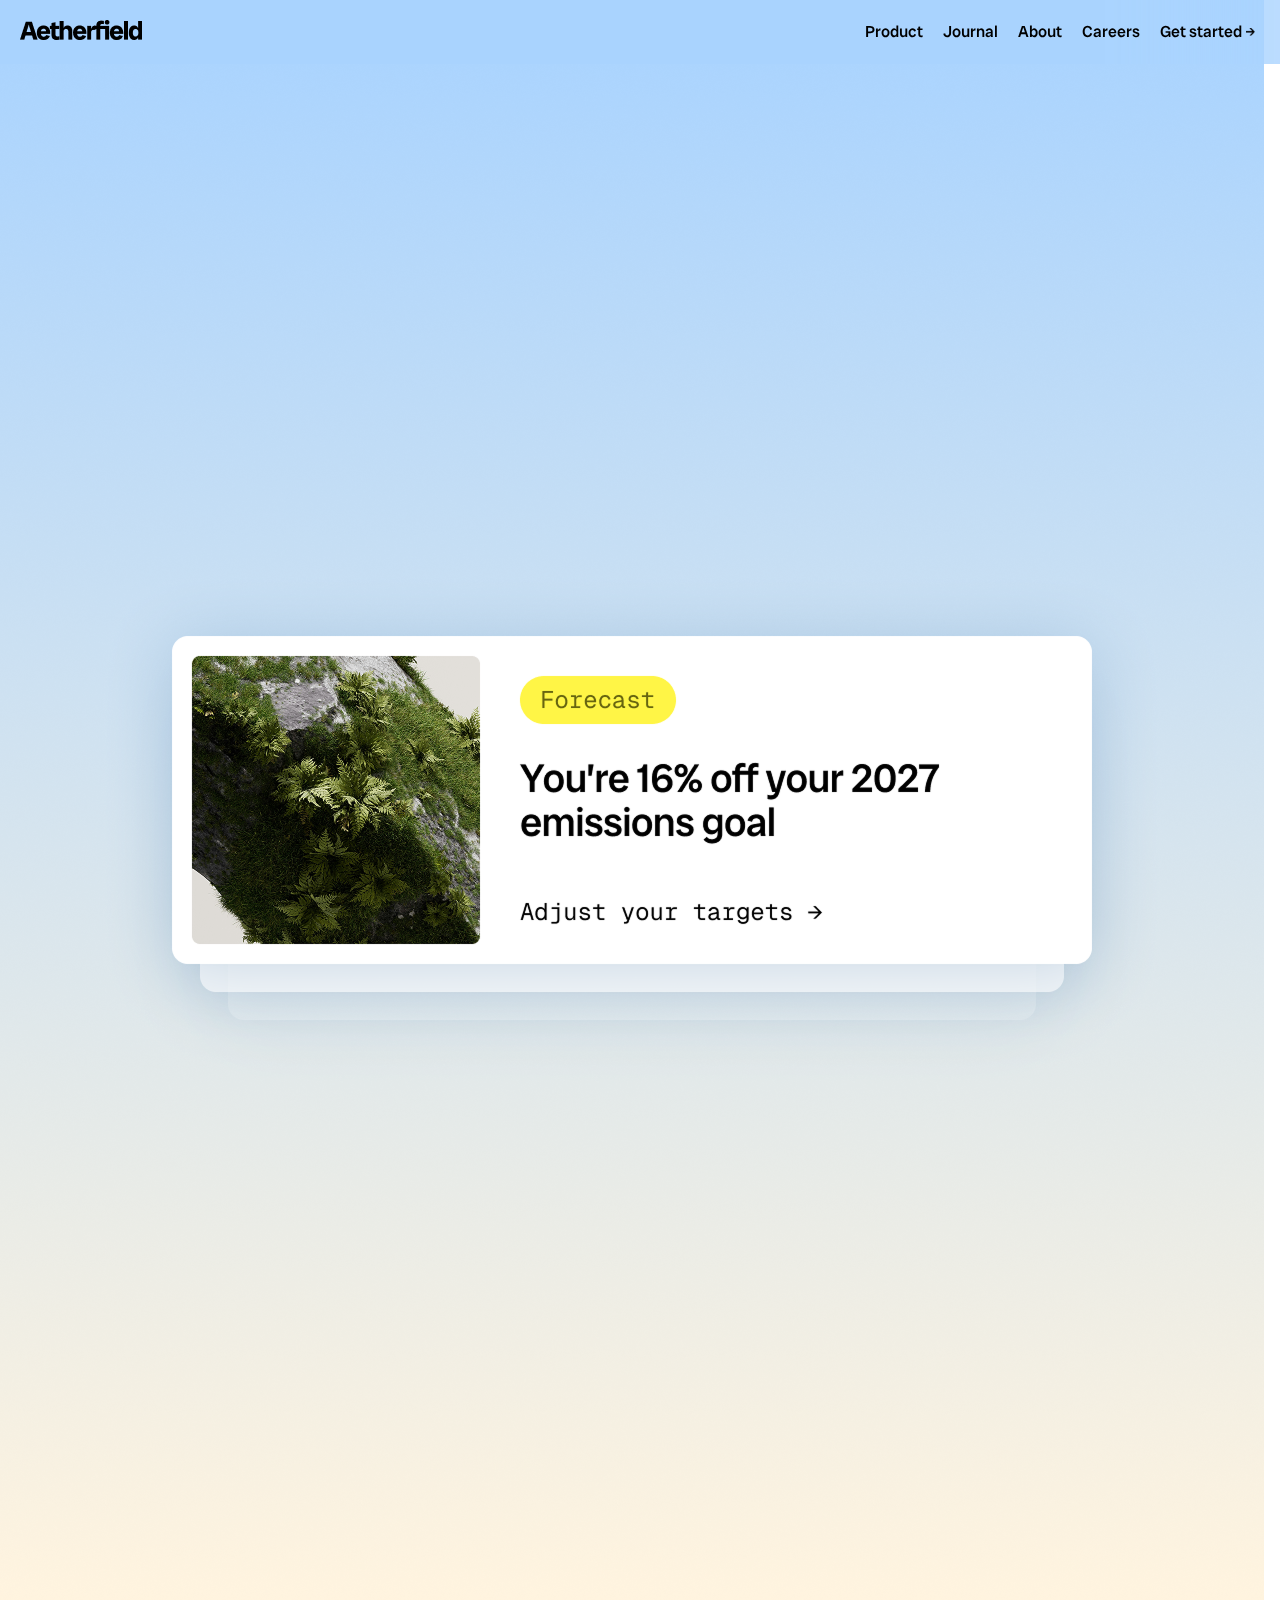
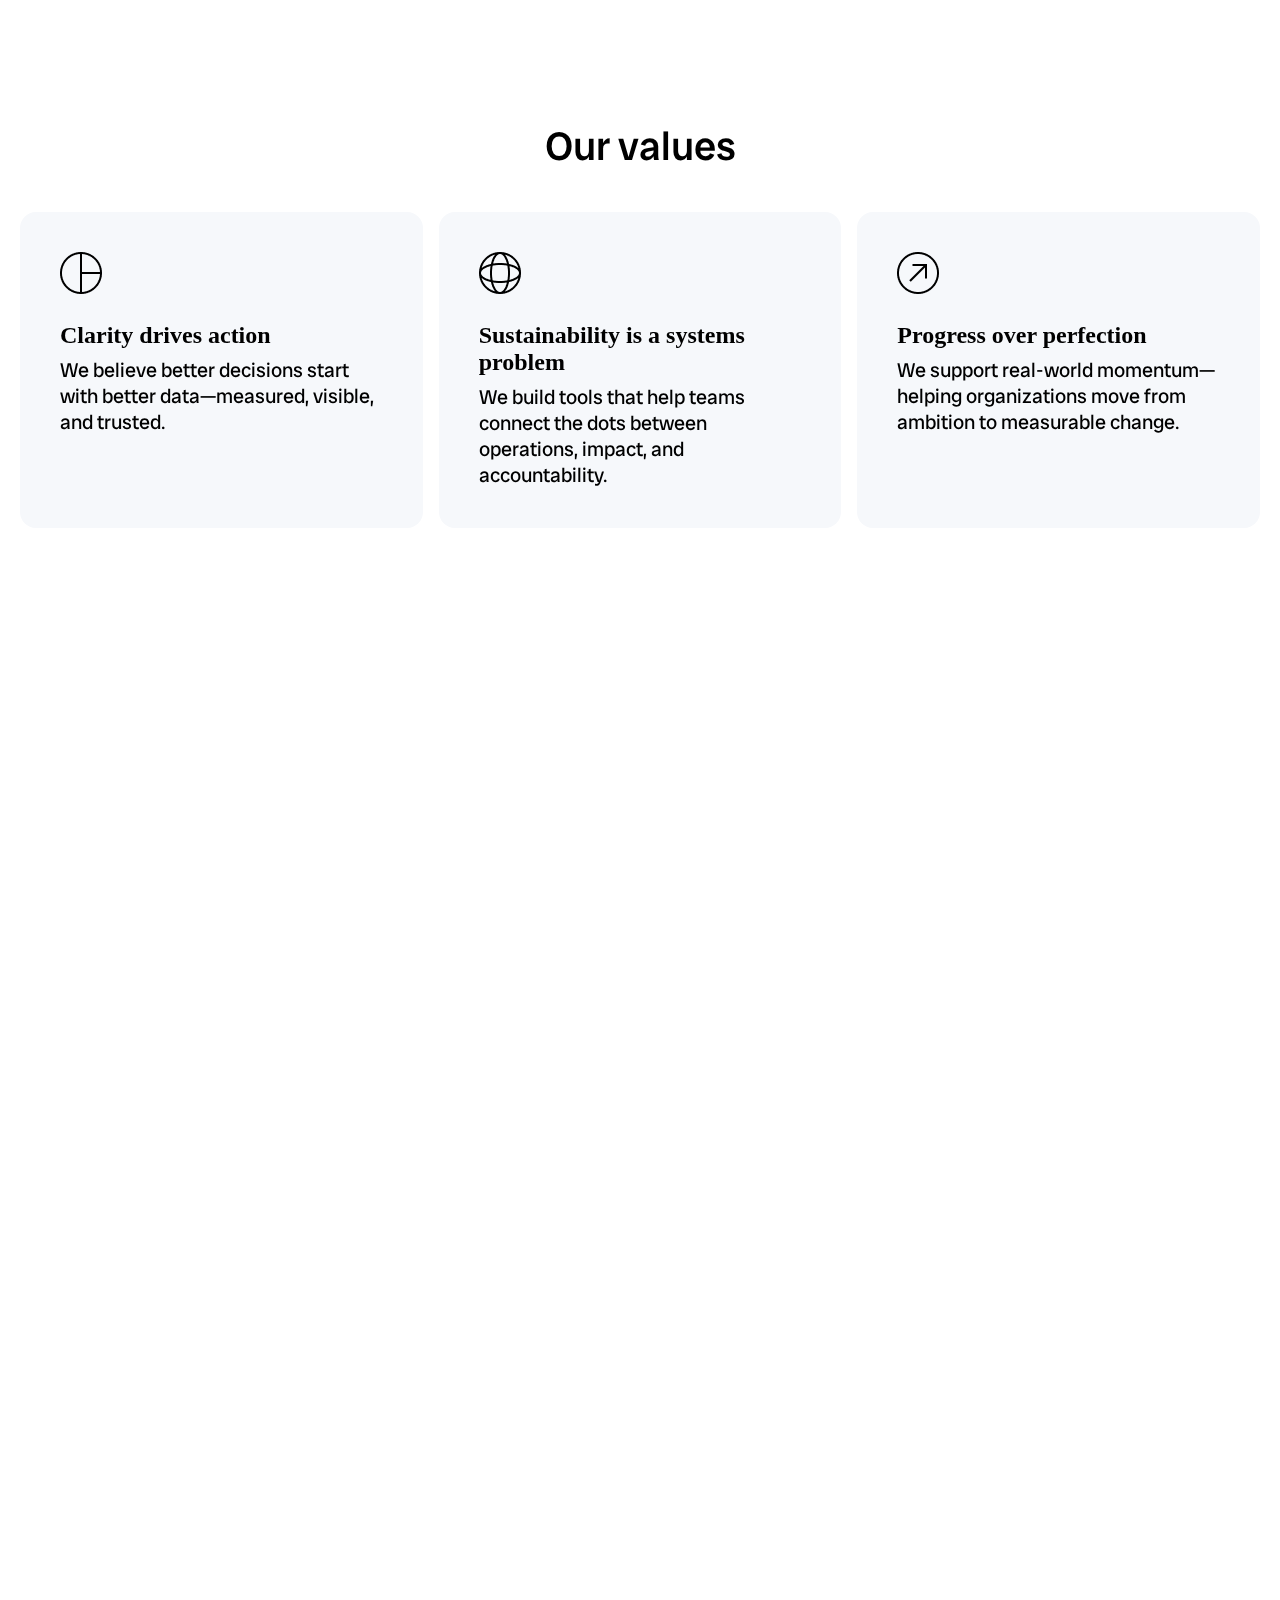
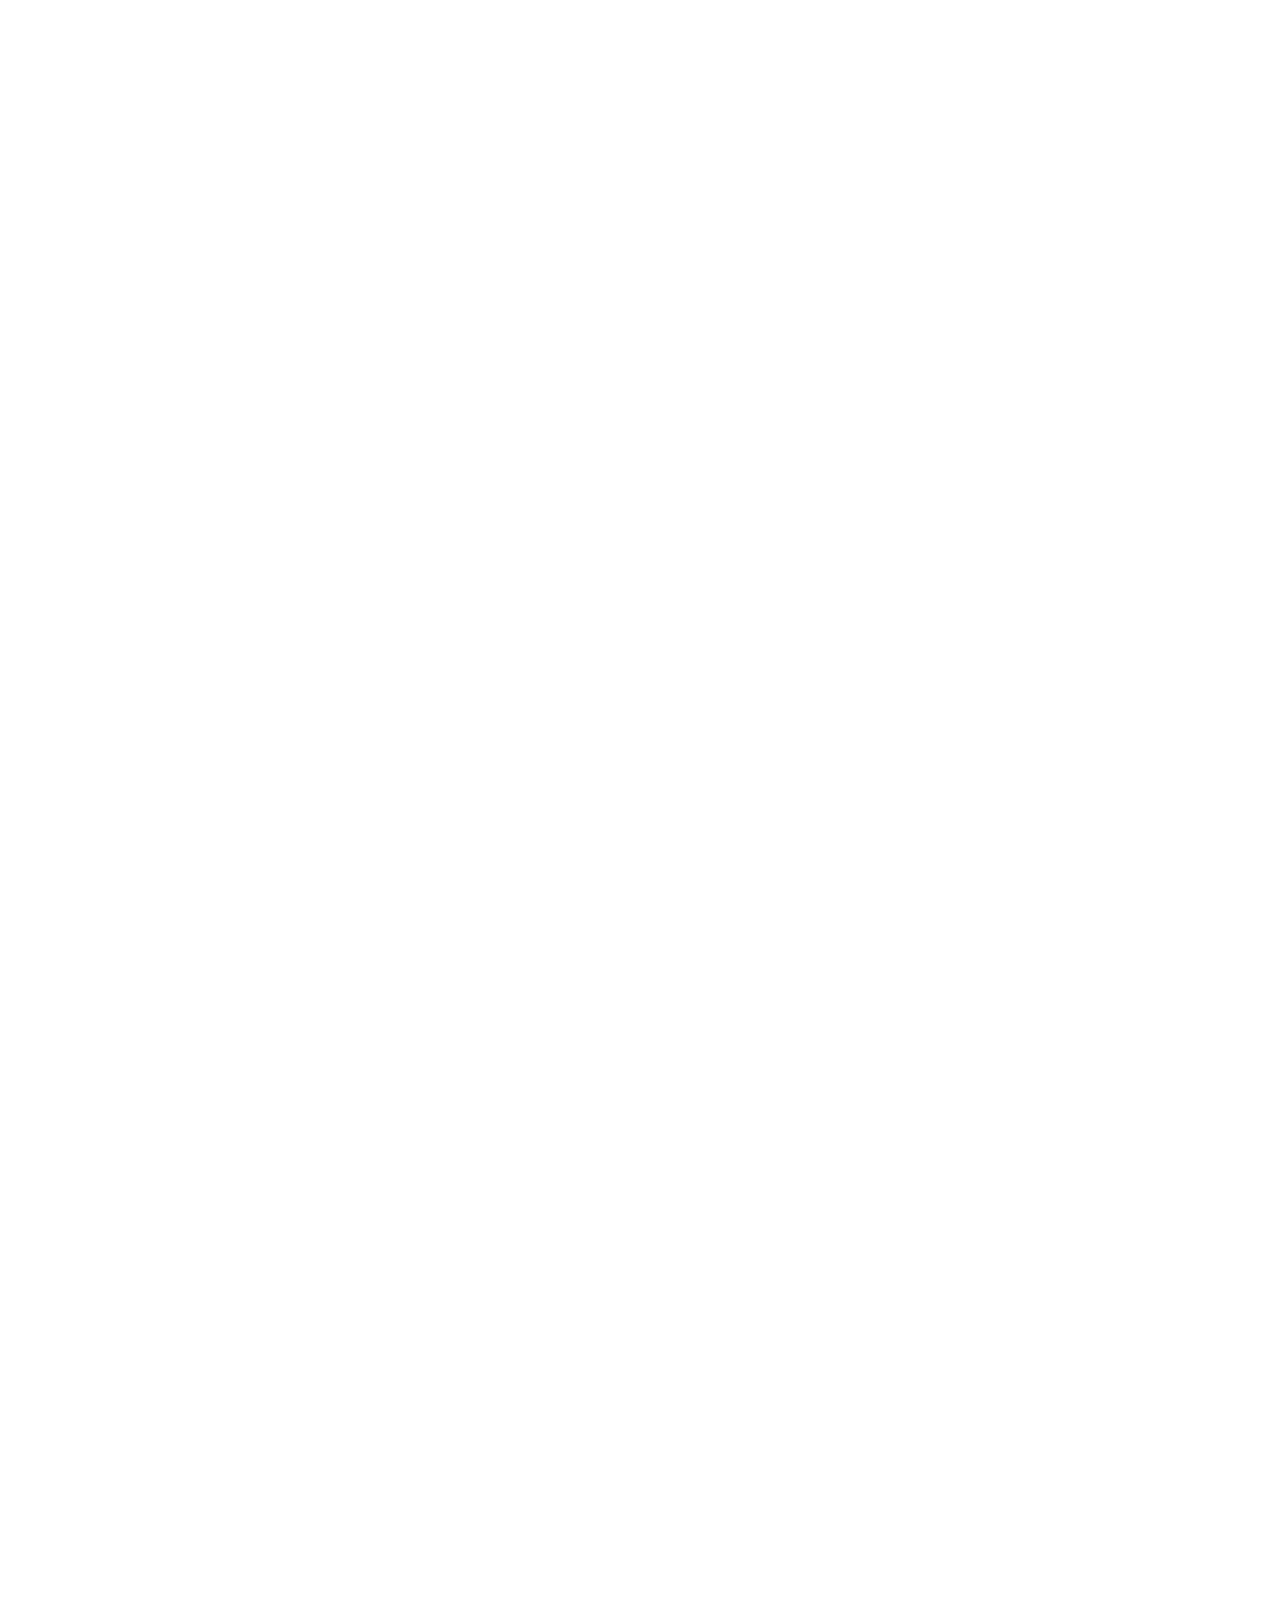
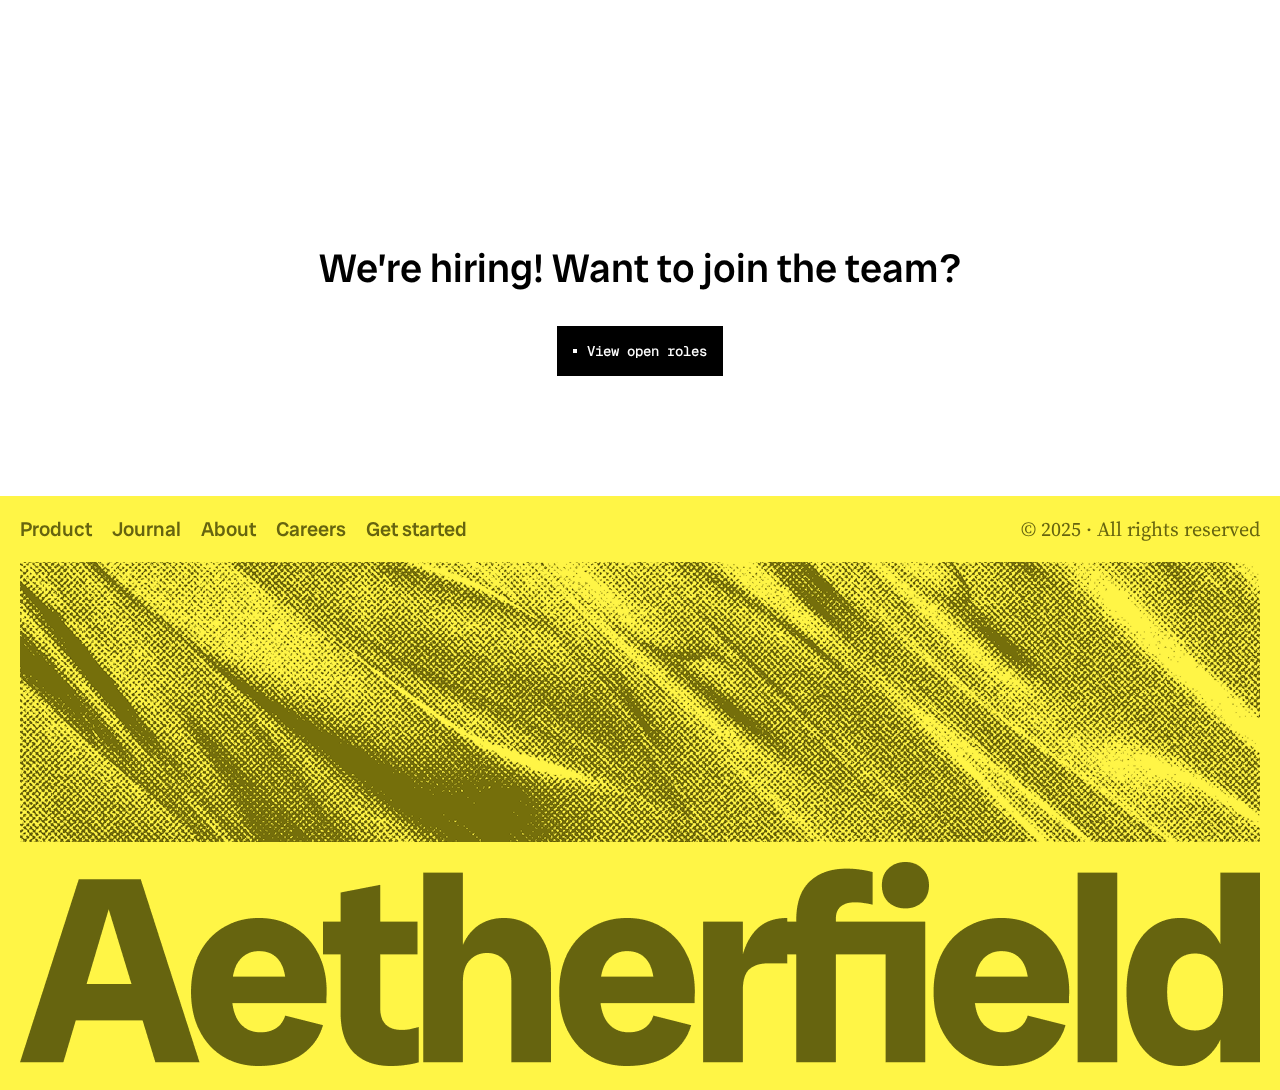
<file: about/index.html>
<!DOCTYPE html>
<html lang="en">

<head>
    <meta charset="UTF-8">
    <meta name="viewport" content="width=device-width, initial-scale=1.0">
    <title>Document</title>
    <link rel="stylesheet" href="style.css">
    <script src="main.js" defer></script>
</head>

<body>

    <nav>
        <div class="navigation">
            <a href="index.html"><img src="img/Logo.png" alt="logo"></a>
            <div class="nav_item">
                <a href="/index.html" class="nav_link">Product</a>
                <a href="/journal/index.html" class="nav_link">Journal</a>
                <a href="/about/index.html" class="nav_link">About</a>
                <a href="/careers/index.html" class="nav_link">Careers</a>
                <a href="/https://figma.com/sites" target="_blank" class="nav_link">
                    <p>Get started</p>
                    <div class="arrow">
                        <img src="/img/Arrow.png" alt="arrow image">
                    </div>
                </a>
            </div>
        </div>
        <div class="navigation_mobile">
            <div class="nav_top">
                <img src="img/Logo.png" alt="logo" class="logo">
                <a class="menu_icon">
                    <img src="img/Vector.png" alt="image vector">
                </a>
            </div>
            <div class="dropdown_content">
                <div class="menu_items">
                    <div class="list_item list_item1">
                        <a href="/index.html" class="header_4">Product</a>
                    </div>
                    <div class="list_item list_item2">
                        <a href="/journal/index.html" class="header_4">Journal</a>
                    </div>
                    <div class="list_item list_item3">
                        <a href="/about/index.html" class="header_4">About</a>
                    </div>
                    <div class="list_item list_item4">
                        <a href="/careers/index.html" class="header_4">Careers</a>
                    </div>
                </div>
                <a href="https://www.figma.com/sites/" target="_blank" class="button_primary">
                    <div class="bullet"></div>
                    <p>Get started</p>
                </a>
            </div>
        </div>
    </nav>

    <header class="intro_section">
        <div class="intro_content">
            <img src="img/Forecast_mobile_image.png" class="forecast_image" alt="image">
            <div class="content">
                <div class="paragraph">
                    <p class="paragraph_2">Our mission</p>
                    <h1 class="header_4">Climate action starts with better information. We help organizations turn complex data into measurable, meaningful change.</h1>
                </div>
                <div class="button_row">
                    <a href="" class="button_primary">
                        <div class="bullet"></div>
                        <p class="button_text">Meet the team</p>
                    </a>
                </div>
            </div>
        </div>
    </header>

    <section class="values_section">
        <div class="header">
            <h2 class="header_4">Our values</h2>
        </div>
        <div class="value_modules">
            <div class="container container1">
                <div class="icon">
                    <img src="img/Union1.png" alt="image">
                </div>
                <div class="content">
                    <h2 class="paragraph">Clarity drives action</h2>
                    <p class="paragraph_1">We believe better decisions start with better data—measured, visible, and trusted.</p>
                </div>
            </div>
            <div class="container container2">
                <div class="icon">
                    <img src="img/Union2.png" alt="image">
                </div>
                <div class="content">
                    <h2 class="paragraph">Sustainability is a systems problem</h2>
                    <p class="paragraph_1">We build tools that help teams connect the dots between operations, impact, and accountability.</p>
                </div>
            </div>
            <div class="container container3">
                <div class="icon">
                    <img src="img/Union3.png" alt="image">
                </div>
                <div class="content">
                    <h2 class="paragraph">Progress over perfection</h2>
                    <p class="paragraph_1">We support real-world momentum—helping organizations move from ambition to measurable change.</p>
                </div>
            </div>
        </div>
    </section>

    <section class="founders_story_section">
        <div class="content">
            <img src="img/Eunji_image.png" alt="image" class="eunji_image">
            <div class="quote">
                <div class="title">
                    <p class="paragraph_2">Founder’s story</p>
                    <h2 class="header_3">Eunji Park</h2>
                </div>
                <p class="parapgraph_2">Eunji founded Aetherfield with one goal: to help companies take climate action without waiting for a perfect plan. With a background in environmental systems and software design, she’s spent the past decade building tools that turn impact goals into real-world outcomes. She still insists on biking to every investor meeting.</p>
            </div>
        </div>
        <img src="img/Sticker_container.png" alt="sticker container image" class="sticker_container">
    </section>

    <section class="team_section">
        
        <h2 class="header_3">Meet the team</h2>
        <div class="table">
            <div class="labels">
                <p class="label label_1 caption">Name</p>
                <p class="label label_2 caption">Title</p>
                <p class="label label_3 caption">Contact</p>
            </div>
            <div class="employee_directory_list">
                <ul class="employee_directory_item">
                    <li class="name">Eunji Park</li>
                    <li class="title">Founder</li>
                    <li class="email">e.park@aetherfield.com</li>
                </ul>
                <ul class="employee_directory_item">
                    <li class="name">Al Gorithm</li>
                    <li class="title">Senior Systems Architect</li>
                    <li class="email">a.gorithm@aetherfield.com</li>
                </ul>
                <ul class="employee_directory_item">
                    <li class="name">Cassandra Query</li>
                    <li class="title">Head of Data Platforms</li>
                    <li class="email">c.query@aetherfield.com</li>
                </ul>
                <ul class="employee_directory_item">
                    <li class="name">Sue Logic</li>
                    <li class="title">Principal Software Engineer</li>
                    <li class="email">s.logic@aetherfield.com</li>
                </ul>
                <ul class="employee_directory_item">
                    <li class="name">Dash Bordman</li>
                    <li class="title">Product Manager</li>
                    <li class="email">d.bordman@aetherfield.com</li>
                </ul>
                <ul class="employee_directory_item">
                    <li class="name">Greta Watt</li>
                    <li class="title">Director of Climate Strategy</li>
                    <li class="email">g.watt@aetherfield.com</li>
                </ul>
                <ul class="employee_directory_item">
                    <li class="name">Gail Force</li>
                    <li class="title">Environmental Risk Analyst</li>
                    <li class="email">g.force@aetherfield.com</li>
                </ul>
                <ul class="employee_directory_item">
                    <li class="name">Polly Nation</li>
                    <li class="title">UX Designer</li>
                    <li class="email">p.nation@aetherfield.com</li>
                </ul>
                <ul class="employee_directory_item">
                    <li class="name">Will O’Watt</li>
                    <li class="title">Clean Energy Solutions Manager</li>
                    <li class="email">w.owatt@aetherfield.com</li>
                </ul>
                <ul class="employee_directory_item">
                    <li class="name">Lana Terra</li>
                    <li class="title">Earth Systems Research</li>
                    <li class="email">l.terra@aetherfield.com</li>
                </ul>
                <ul class="employee_directory_item">
                    <li class="name">Ella Vation</li>
                    <li class="title">Earth Systems Researcher</li>
                    <li class="email">e.vation@aetherfield.com</li>
                </ul>
                <ul class="employee_directory_item">
                    <li class="name">Phil Scope</li>
                    <li class="title">Lifecycle Assessment Lead</li>
                    <li class="email">p.scope@aetherfield.com</li>
                </ul>
            </div>
        </div>
    </section>

    <aside class="call_to_action">
        <h2 class="header_4">We’re hiring! Want to join the team?</h2>
        <a href="/careers/index.html" class="button_primary">
            <span class="bullet"></span>
            <p class="button_text">View open roles</p>
        </a>
    </aside>

    <footer>
        <div class="footer_header">
            <div class="footer_links">
                <a href="/index.html" class="paragraph_1_medium">Product</a>
                <a href="/journal/index.html" class="paragraph_1_medium">Journal</a>
                <a href="/about/index.html" class="paragraph_1_medium">About</a>
                <a href="/careers/index.html" class="paragraph_1_medium">Careers</a>
                <a href="/https://figma.com/sites" target="_blank" class="paragraph_1_medium">Get started</a>
            </div>
            <p class="paragraph_2">© 2025  ·  All rights reserved</p>
        </div>
        <img src="img/Image_7.png" alt="image" class="footer_image">
        <div class="logo_container">
            <img src="img/Logo_footer.png" alt="logo">
        </div>
    </footer>

</body>

</html>
</file>
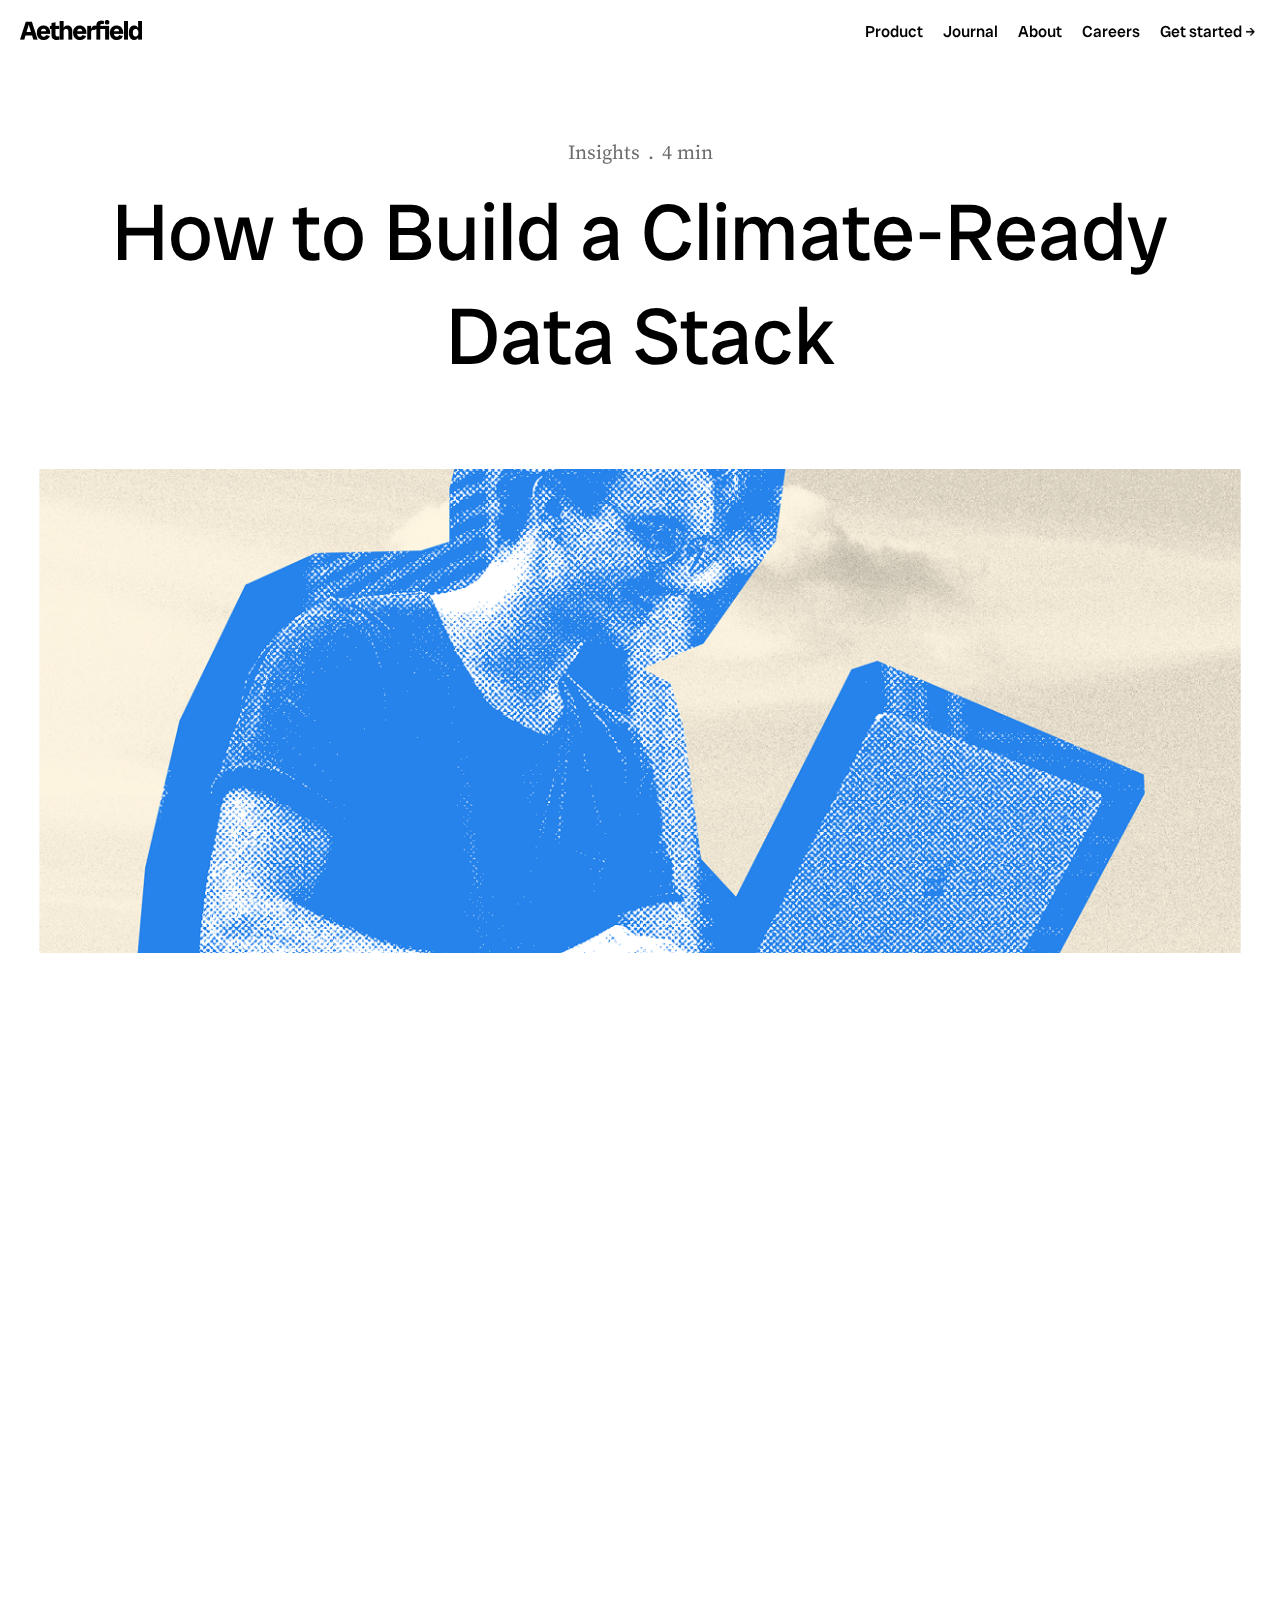
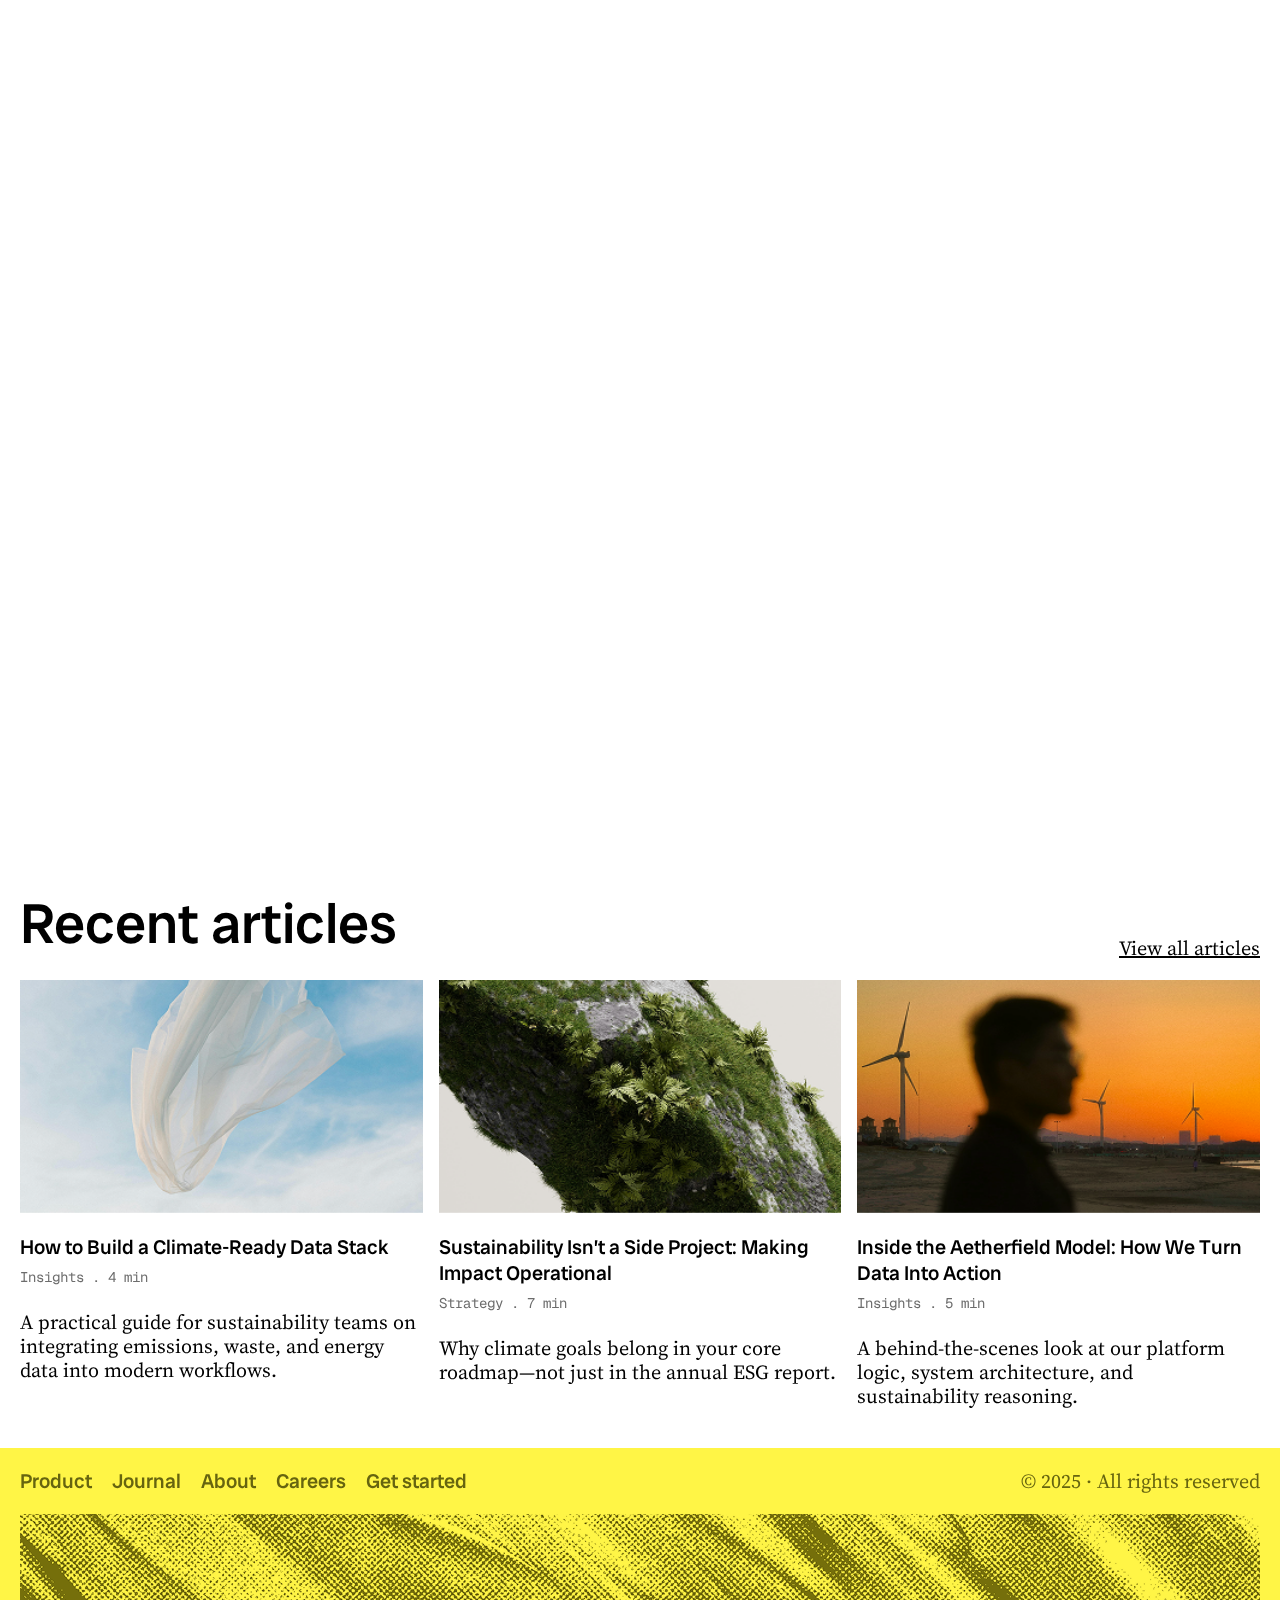
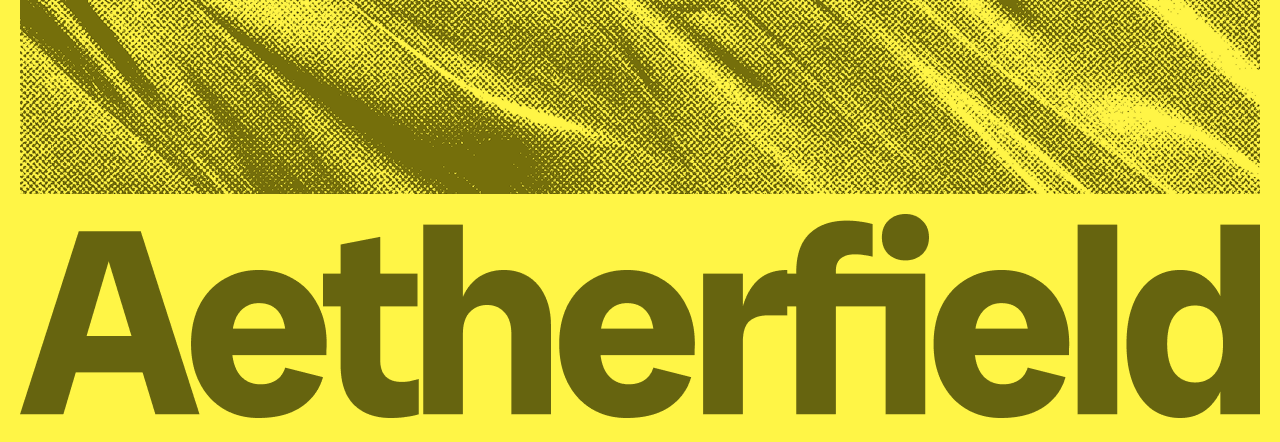
<file: article/index.html>
<!DOCTYPE html>
<html lang="en">

<head>
    <meta charset="UTF-8">
    <meta name="viewport" content="width=device-width, initial-scale=1.0">
    <title>Document</title>
    <link rel="stylesheet" href="style.css">
    <script src="main.js" defer></script>
</head>

<body>

    <nav>
        <div class="navigation">
            <a href="/index.html"><img src="img/Logo.png" alt="logo"></a>
            <div class="nav_item">
                <a href="/index.html" class="nav_link">Product</a>
                <a href="/journal/index.html" class="nav_link">Journal</a>
                <a href="/about/" class="nav_link">About</a>
                <a href="/about/index.html" class="nav_link">Careers</a>
                <a href="/careers/index.html" class="nav_link">
                    <p>Get started</p>
                    <div class="arrow">
                        <img src="img/Arrow.png" alt="arrow image">
                    </div>
                </a>
            </div>
        </div>
        <div class="navigation_mobile">
            <div class="nav_top">
                <img src="img/Logo.png" alt="logo" class="logo">
                <a class="menu_icon">
                    <img src="img/Vector.png" alt="image vector">
                </a>
            </div>
            <div class="dropdown_content">
                <div class="menu_items">
                    <div class="list_item list_item1">
                        <a href="/index.html" class="header_4">Product</a>
                    </div>
                    <div class="list_item list_item2">
                        <a href="/journal/index.html" class="header_4">Journal</a>
                    </div>
                    <div class="list_item list_item3">
                        <a href="/about/index.html" class="header_4">About</a>
                    </div>
                    <div class="list_item list_item4">
                        <a href="/careers/index.html" class="header_4">Careers</a>
                    </div>
                </div>
                <a href="https://www.figma.com/sites/" target="_blank" class="button_primary">
                    <div class="bullet"></div>
                    <p>Get started</p>
                </a>
            </div>
        </div>
    </nav>

    <header class="article_header">
        <div class="meta_data">
            <p class="paragraph_2">Insights</p>
            <p class="paragraph_2">.</p>
            <p class="paragraph_2">4 min</p>
        </div>
        <h1 class="header_2">How to Build a Climate-Ready Data Stack</h1>
    </header>

    <section class="image">
        <img src="img/Person_image.png" alt="image">
    </section>

    <main class="introduction_text">
        <div class="meta_data">
            <ul class="published">
                <li class="paragraph_2">Published</li>
                <li class="paragraph_1">May 7, 2028</li>
            </ul>
            <ul class="author">
                <li class="paragraph_2">Author</li>
                <li class="paragraph_1">Lana Terra</li>
            </ul>
        </div>
        <div class="content">
            <p class="article_paragraph">Climate action is only as strong as the data that informs it. But most data stacks weren’t designed with emissions, supply chains, or climate modeling in mind. Teams are often stuck retrofitting existing systems or relying on brittle workarounds to generate insights. It’s time to rethink our infrastructure—starting with the foundation.</p>
            <div class="divider"></div>
        </div>
    </main>

    <article class="article_body">
        <div class="article_container">
            <h2 class="paragraph_1"><b>Built for Another Era</b></h2>
            <p class="paragraph_2">Most data infrastructures were built to optimize for sales, user growth, or cost—not carbon. This creates friction when sustainability teams try to source emissions data from systems that weren’t designed to capture it. Without foundational visibility, even basic reporting becomes a manual, error-prone task. The result? Delays, duplications, and disconnects.</p>
            <h2 class="paragraph_1"><b>Bridging the Gaps</b></h2>
            <p class="paragraph_2">Emissions data lives everywhere—and nowhere. From procurement software to building sensors, critical signals are often siloed across vendors, formats, or departments. The first step to a climate-ready stack is connection: mapping where relevant data lives, how it’s structured, and where the friction points are in accessing it consistently.</p>
            <h2 class="paragraph_1"><b>Stack With Strategy</b></h2>
            <p class="paragraph_2">A modern climate stack isn’t just a bundle of tools—it’s an integrated system that mirrors how your business actually operates. This means prioritizing interoperability, aligning metrics across platforms, and investing in foundational data governance. Tools alone won’t solve emissions blind spots—strategy will.</p>
            <h2 class="paragraph_1"><b>Bake in Flexibility</b></h2>
            <p class="paragraph_2">Regulatory frameworks, emissions factors, and supplier data are constantly evolving. Your data stack should too. That means designing for modularity, version control, and extensibility. Future-proofing your system is less about predicting what’s next and more about building with change in mind.</p>
            <h2 class="paragraph_1"><b>From Stack to Story</b></h2>
            <p class="paragraph_2">At the end of the day, data infrastructure is only valuable if it drives action. A climate-ready stack enables teams to monitor progress, identify trade-offs, and make informed decisions at speed. With the right foundations in place, sustainability becomes more than a report—it becomes a capability.</p>
        </div>
    </article>
    
    <aside class="related_articles">
        <div class="header">
            <h2 class="header_3">Recent articles</h2>
            <a href="/journal/index.html" class="paragraph_2">View all articles</a>
        </div>
        <div class="journal_list">
            <article class="journal_item">
                <img src="img/Image_3.png" alt="image">
                <div class="text">
                    <div class="role_details">
                        <p class="paragraph_1_medium">How to Build a Climate-Ready Data Stack</p>
                        <div class="details">
                            <p class="caption">Insights</p>
                            <p class="caption">.</p>
                            <p class="caption">4 min</p>
                        </div>
                    </div>
                    <p class="paragraph_2">A practical guide for sustainability teams on integrating emissions, waste, and energy data into modern workflows.</p>
                </div>
            </article>
            <article class="journal_item">
                <img src="img/Image_4.png" alt="image">
                <div class="text">
                    <div class="role_details">
                        <p class="paragraph_1_medium">Sustainability Isn’t a Side Project: Making Impact Operational</p>
                        <div class="details">
                            <p class="caption">Strategy</p>
                            <p class="caption">.</p>
                            <p class="caption">7 min</p>
                        </div>
                    </div>
                    <p class="paragraph_2">Why climate goals belong in your core roadmap—not just in the annual ESG report.</p>
                </div>
            </article>
            <article class="journal_item">
                <img src="img/Image_5.png" alt="image">
                <div class="text">
                    <div class="role_details">
                        <p class="paragraph_1_medium">Inside the Aetherfield Model: How We Turn Data Into Action</p>
                        <div class="details">
                            <p class="caption">Insights</p>
                            <p class="caption">.</p>
                            <p class="caption">5 min</p>
                        </div>
                    </div>
                    <p class="paragraph_2">A behind-the-scenes look at our platform logic, system architecture, and sustainability reasoning.</p>
                </div>
            </article>
        </div>
    </aside>

    <footer>
        <div class="footer_header">
            <div class="footer_links">
                <a href="/index.html" class="paragraph_1_medium">Product</a>
                <a href="/journal/index.html" class="paragraph_1_medium">Journal</a>
                <a href="/about/index.html" class="paragraph_1_medium">About</a>
                <a href="/careers/index.html" class="paragraph_1_medium">Careers</a>
                <a href="https://figma.com/sites" target="_blank" class="paragraph_1_medium">Get started</a>
            </div>
            <p class="paragraph_2">© 2025  ·  All rights reserved</p>
        </div>
        <img src="img/Image_7.png" alt="image" class="footer_image">
        <div class="logo_container">
            <img src="img/Logo_footer.png" alt="logo">
        </div>
    </footer>

</body>

</html>
</file>
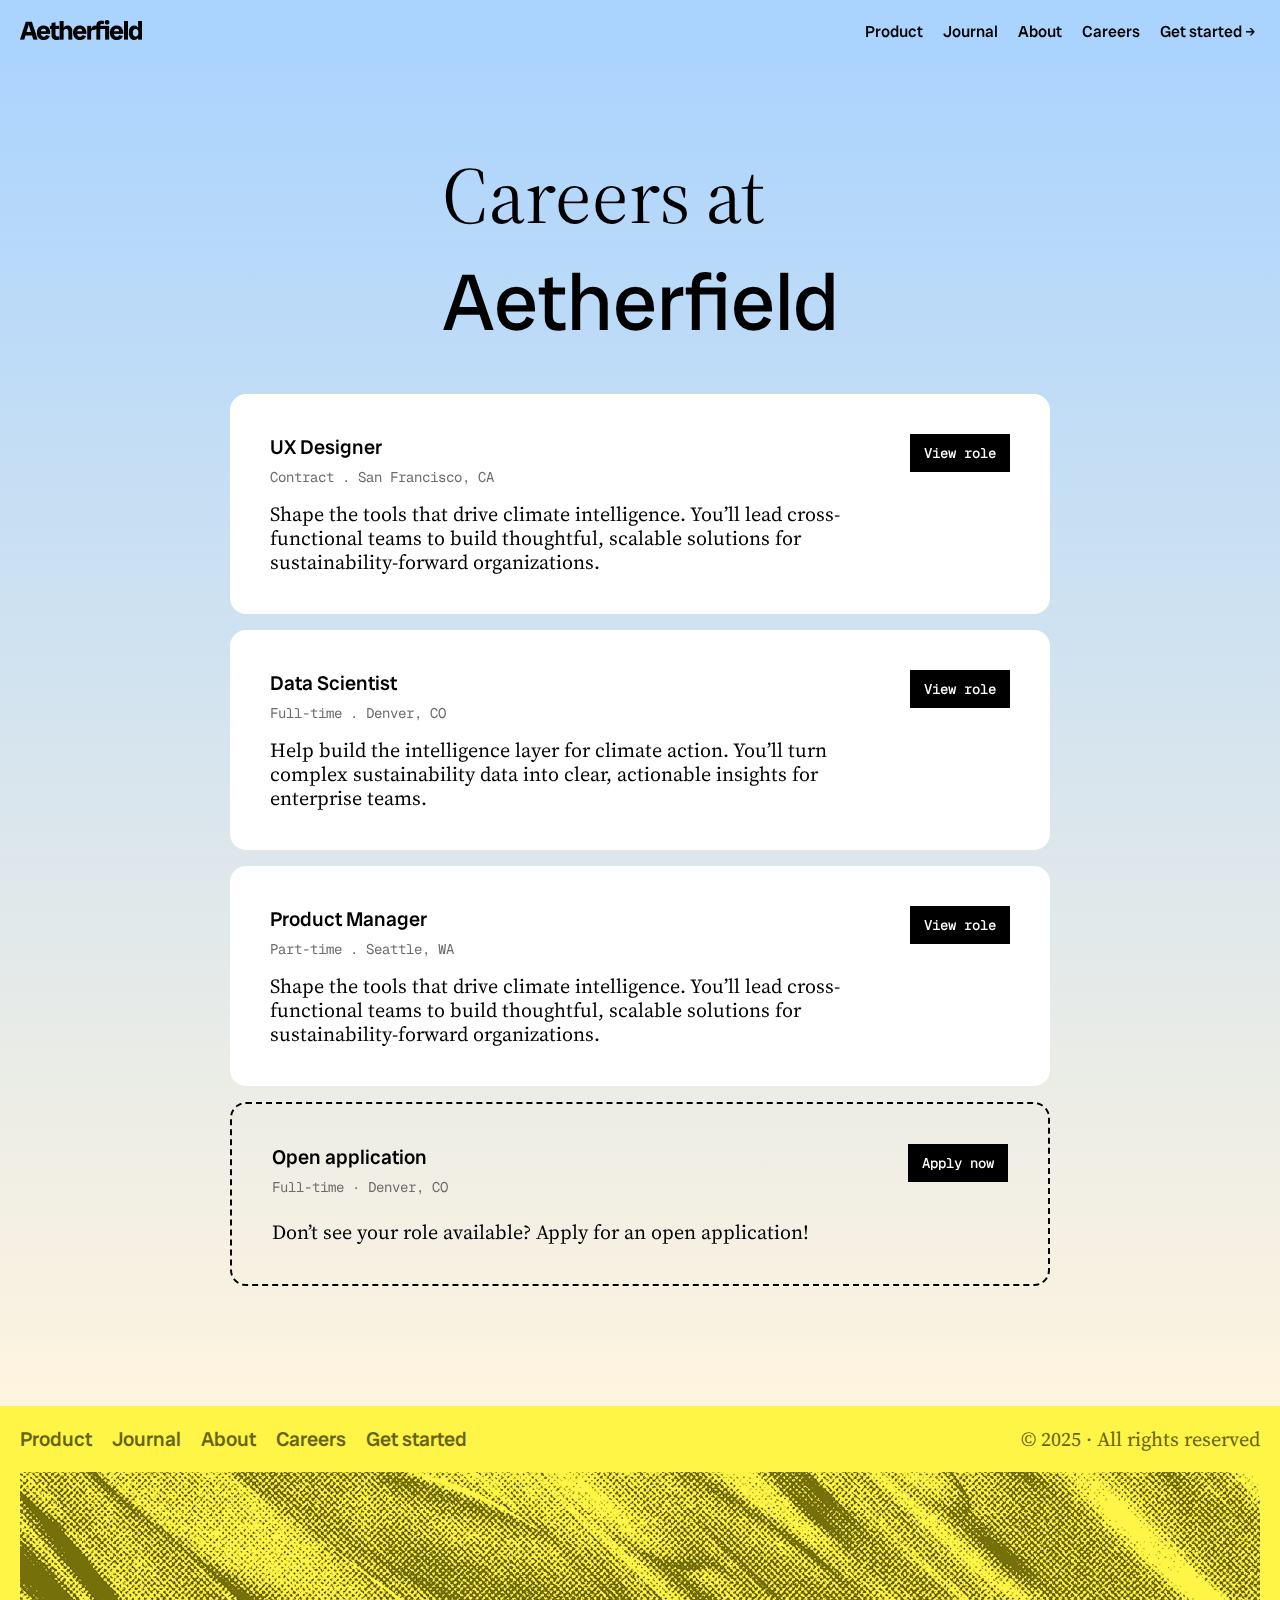
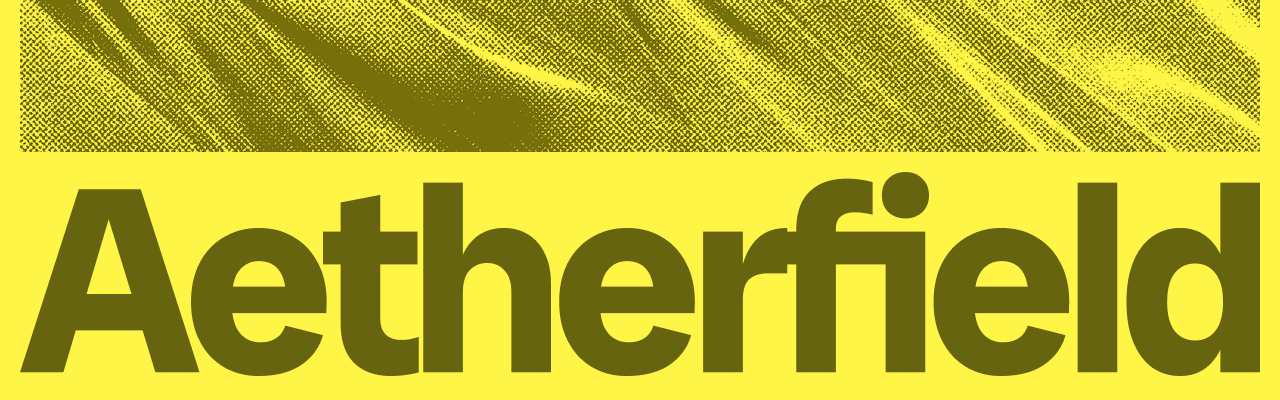
<file: careers/index.html>
<!DOCTYPE html>
<html lang="en">

<head>
    <meta charset="UTF-8">
    <meta name="viewport" content="width=device-width, initial-scale=1.0">
    <title>Document</title>
    <link rel="stylesheet" href="style.css">
    <script src="main.js" defer></script>
</head>

<body>

    <nav>
        <div class="navigation">
            <a href="/index.html"><img src="img/Logo.png" alt="logo"></a>
            <div class="nav_item">
                <a href="/index.html" class="nav_link">Product</a>
                <a href="/journal/index.html" class="nav_link">Journal</a>
                <a href="/about/index.html" class="nav_link">About</a>
                <a href="/careers/index.html" class="nav_link">Careers</a>
                <a href="https://figma.com/sites" target="_blank" class="nav_link">
                    <p>Get started</p>
                    <div class="arrow">
                        <img src="img/Arrow.png" alt="arrow image">
                    </div>
                </a>
            </div>
        </div>
        <div class="navigation_mobile">
            <div class="nav_top">
                <img src="img/Logo.png" alt="logo" class="logo">
                <a href="" class="menu_icon">
                    <img src="img/Vector.png" alt="image vector">
                </a>
            </div>
            <div class="dropdown_content">
                <div class="menu_items">
                    <div class="list_item list_item1">
                        <a href="/index.html" class="header_4">Product</a>
                    </div>
                    <div class="list_item list_item2">
                        <a href="/journal/index.html" class="header_4">Journal</a>
                    </div>
                    <div class="list_item list_item3">
                        <a href="/about/index.html" class="header_4">About</a>
                    </div>
                    <div class="list_item list_item4">
                        <a href="/careers/index.html" class="header_4">Careers</a>
                    </div>
                </div>
                <a href="https://www.figma.com/sites/" target="_blank" class="button_primary">
                    <div class="bullet"></div>
                    <p>Get started</p>
                </a>
            </div>
        </div>
    </nav>

    <main class="intro_section">
        <div class="header_text">
            <h1 class="header_1">Careers at</h1>
            <h2 class="header_2">Aetherfield</h2>
        </div>
        <section class="job_listing">
            <div class="careers_list">
                <div class="careers_item">
                    <div class="text">
                        <div class="role_details">
                            <h2 class="paragraph_1_medium">UX Designer</h2>
                            <div class="meta_data">
                                <p class="caption">Contract</p>
                                <p class="caption">.</p>
                                <p class="caption">San Francisco, CA</p>
                            </div>
                        </div>
                        <p class="paragraph_2">Shape the tools that drive climate intelligence. You’ll lead cross-functional teams to build thoughtful, scalable solutions for sustainability-forward organizations.</p>
                    </div>
                    <a href="/job_listing/index.html" class="button_secondary">View role</a>
                </div>
                <div class="careers_item">
                    <div class="text">
                        <div class="role_details">
                            <h2 class="paragraph_1_medium">Data Scientist</h2>
                            <div class="meta_data">
                                <p class="caption">Full-time</p>
                                <p class="caption">.</p>
                                <p class="caption">Denver, CO</p>
                            </div>
                        </div>
                        <p class="paragraph_2">Help build the intelligence layer for climate action. You’ll turn complex sustainability data into clear, actionable insights for enterprise teams.</p>
                    </div>
                    <a href="/job_listing/index.html" class="button_secondary">View role</a>
                </div>
                <div class="careers_item">
                    <div class="text">
                        <div class="role_details">
                            <h2 class="paragraph_1_medium">Product Manager</h2>
                            <div class="meta_data">
                                <p class="caption">Part-time</p>
                                <p class="caption">.</p>
                                <p class="caption">Seattle, WA</p>
                            </div>
                        </div>
                        <p class="paragraph_2">Shape the tools that drive climate intelligence. You’ll lead cross-functional teams to build thoughtful, scalable solutions for sustainability-forward organizations.</p>
                    </div>
                    <a href="/job_listing/index.html" class="button_secondary">View role</a>
                </div>
            </div>
            <div class="open_role_application">
                <div class="text">
                    <div class="role_details">
                        <h2 class="paragraph_1_medium">Open application</h2>
                        <a class="caption">Full-time · Denver, CO</a>
                    </div>
                    <p class="paragraph_2">Don’t see your role available? Apply for an open application!</p>
                </div>
                <div class="button_secondary">
                    <p class="button_text">Apply now</p>
                </div>
            </div>
        </section>
    </main>

    <footer>
        <div class="footer_header">
            <div class="footer_links">
                <a href="/index.html" class="paragraph_1_medium">Product</a>
                <a href="/journal/index.html" class="paragraph_1_medium">Journal</a>
                <a href="/about/index.html" class="paragraph_1_medium">About</a>
                <a href="/careers/index.html" class="paragraph_1_medium">Careers</a>
                <a href="/https://figma.com/sites" target="_blank" class="paragraph_1_medium">Get started</a>
            </div>
            <p class="paragraph_2">© 2025  ·  All rights reserved</p>
        </div>
        <img src="img/Image_7.png" alt="image" class="footer_image">
        <div class="logo_container">
            <img src="img/Logo_footer.png" alt="logo">
        </div>
    </footer>

</body>

</html>
</file>
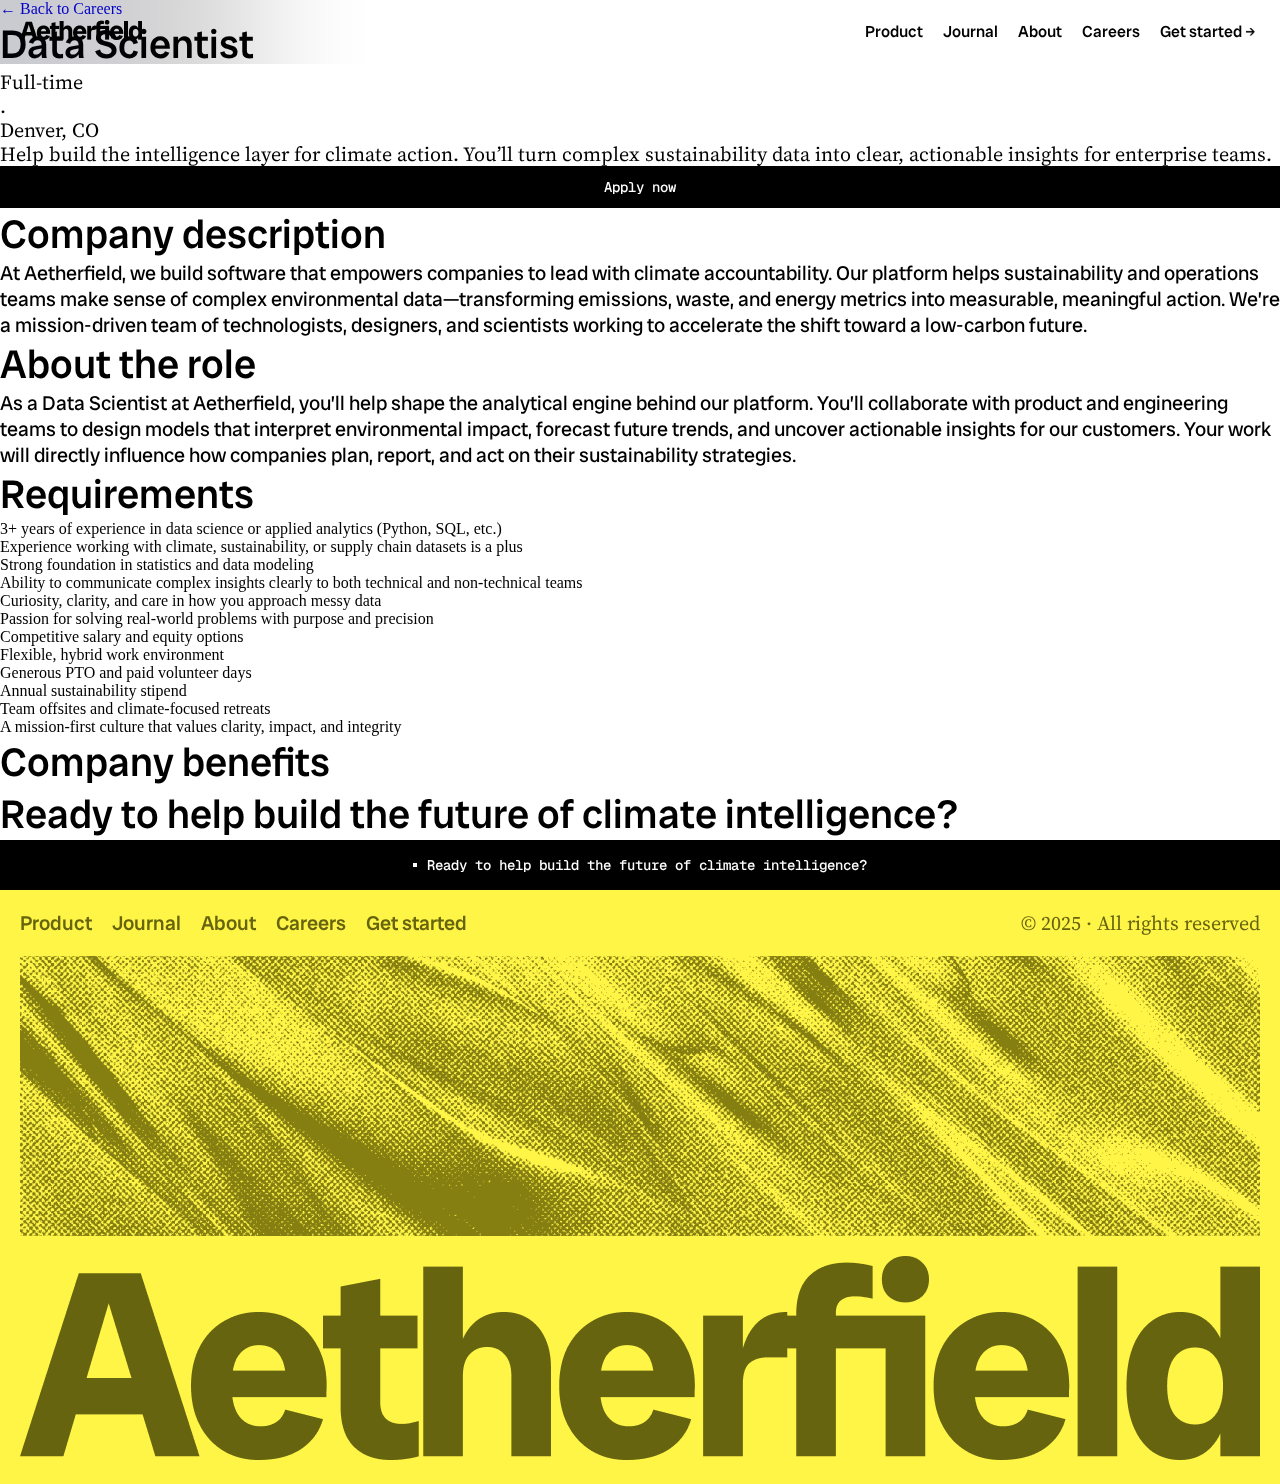
<file: job_listing/index.html>
<!DOCTYPE html>
<html lang="en">

<head>
    <meta charset="UTF-8">
    <meta name="viewport" content="width=device-width, initial-scale=1.0">
    <title>Document</title>
    <link rel="stylesheet" href="style.css">
    <script src="main.js" defer></script>
</head>

<body>
    
    <nav>
        <div class="navigation">
            <a href="index.html"><img src="img/Logo.png" alt="logo"></a>
            <div class="nav_item">
                <a href="/index.html" class="nav_link">Product</a>
                <a href="/journal/index.html" class="nav_link">Journal</a>
                <a href="/about/index.html" class="nav_link">About</a>
                <a href="/careers/index.html" class="nav_link">Careers</a>
                <a href="https://figma.com/sites" target="_blank" class="nav_link">
                    <p>Get started</p>
                    <div class="arrow">
                        <img src="img/Arrow.png" alt="arrow image">
                    </div>
                </a>
            </div>
        </div>
        <div class="navigation_mobile">
            <div class="nav_top">
                <img src="img/Logo.png" alt="logo" class="logo">
                <a href="" class="menu_icon">
                    <img src="img/Vector.png" alt="image vector">
                </a>
            </div>
            <div class="dropdown_content">
                <div class="menu_items">
                    <div class="list_item list_item1">
                        <a href="/index.html" class="header_4">Product</a>
                    </div>
                    <div class="list_item list_item2">
                        <a href="/journal/index.html" class="header_4">Journal</a>
                    </div>
                    <div class="list_item list_item3">
                        <a href="/about/index.html" class="header_4">About</a>
                    </div>
                    <div class="list_item list_item4">
                        <a href="/careers/index.html" class="header_4">Careers</a>
                    </div>
                </div>
                <a href="https://www.figma.com/sites/" target="_blank" class="button_primary">
                    <div class="bullet"></div>
                    <p>Get started</p>
                </a>
            </div>
        </div>
    </nav>

    <main class="intro_section">
        <a href="/careers/index.html">← Back to Careers</a>
        <div class="content">
            <section class="header">
                <div class="text">
                    <div class="role_details">
                        <h1 class="header_4">Data Scientist</h1>
                        <div class="meta_data">
                            <p class="paragraph_2">Full-time</p>
                            <p class="paragraph_2">.</p>
                            <p class="paragraph_2">Denver, CO</p>
                        </div>
                    </div>
                    <p class="paragraph_2">Help build the intelligence layer for climate action. You’ll turn complex sustainability data into clear, actionable insights for enterprise teams.</p>
                </div>
                <div class="button_secondary">
                    <p class="button_text">Apply now</p>
                </div>
            </section>
            <div class="divider"></div>
            <h2 class="header_4">Company description</h2>
            <p class="paragraph_1">At Aetherfield, we build software that empowers companies to lead with climate accountability. Our platform helps sustainability and operations teams make sense of complex environmental data—transforming emissions, waste, and energy metrics into measurable, meaningful action. We’re a mission-driven team of technologists, designers, and scientists working to accelerate the shift toward a low-carbon future.</p>
            <h2 class="header_4">About the role</h2>
            <p class="paragraph_1">As a Data Scientist at Aetherfield, you’ll help shape the analytical engine behind our platform. You’ll collaborate with product and engineering teams to design models that interpret environmental impact, forecast future trends, and uncover actionable insights for our customers. Your work will directly influence how companies plan, report, and act on their sustainability strategies.</p>
            <h2 class="header_4">Requirements</h2>
            <ul>
                <li>3+ years of experience in data science or applied analytics (Python, SQL, etc.)</li>
                <li>Experience working with climate, sustainability, or supply chain datasets is a plus</li>
                <li>Strong foundation in statistics and data modeling</li>
                <li>Ability to communicate complex insights clearly to both technical and non-technical teams</li>
                <li>Curiosity, clarity, and care in how you approach messy data</li>
                <li>Passion for solving real-world problems with purpose and precision</li>
            </ul>
            <ul>
                <li>Competitive salary and equity options</li>
                <li>Flexible, hybrid work environment</li>
                <li>Generous PTO and paid volunteer days</li>
                <li>Annual sustainability stipend</li>
                <li>Team offsites and climate-focused retreats</li>
                <li>A mission-first culture that values clarity, impact, and integrity</li>
            </ul>
            <h2 class="header_4">Company benefits</h2>
        </div>
        <div class="divider"></div>
        <div class="footer_text">
            <h2 class="header_4">Ready to help build the future of climate intelligence?</h2>
            <a href="https://figma.com/sites" target="_blank" class="button_primary">
                <div class="bullet"></div>
                <p class="button_text">Ready to help build the future of climate intelligence?</p>
            </a>
        </div>
    </main>

    <footer>
        <div class="footer_header">
            <div class="footer_links">
                <a href="/index.html" class="paragraph_1_medium">Product</a>
                <a href="/journal/index.html" class="paragraph_1_medium">Journal</a>
                <a href="/about/index.html" class="paragraph_1_medium">About</a>
                <a href="/careers/index.html" class="paragraph_1_medium">Careers</a>
                <a href="https://figma.com/sites" target="_blank" class="paragraph_1_medium">Get started</a>
            </div>
            <p class="paragraph_2">© 2025  ·  All rights reserved</p>
        </div>
        <img src="/img/Image_7.png" alt="image" class="footer_image">
        <div class="logo_container">
            <img src="img/Logo_footer.png" alt="logo">
        </div>
    </footer>

</body>

</html>
</file>
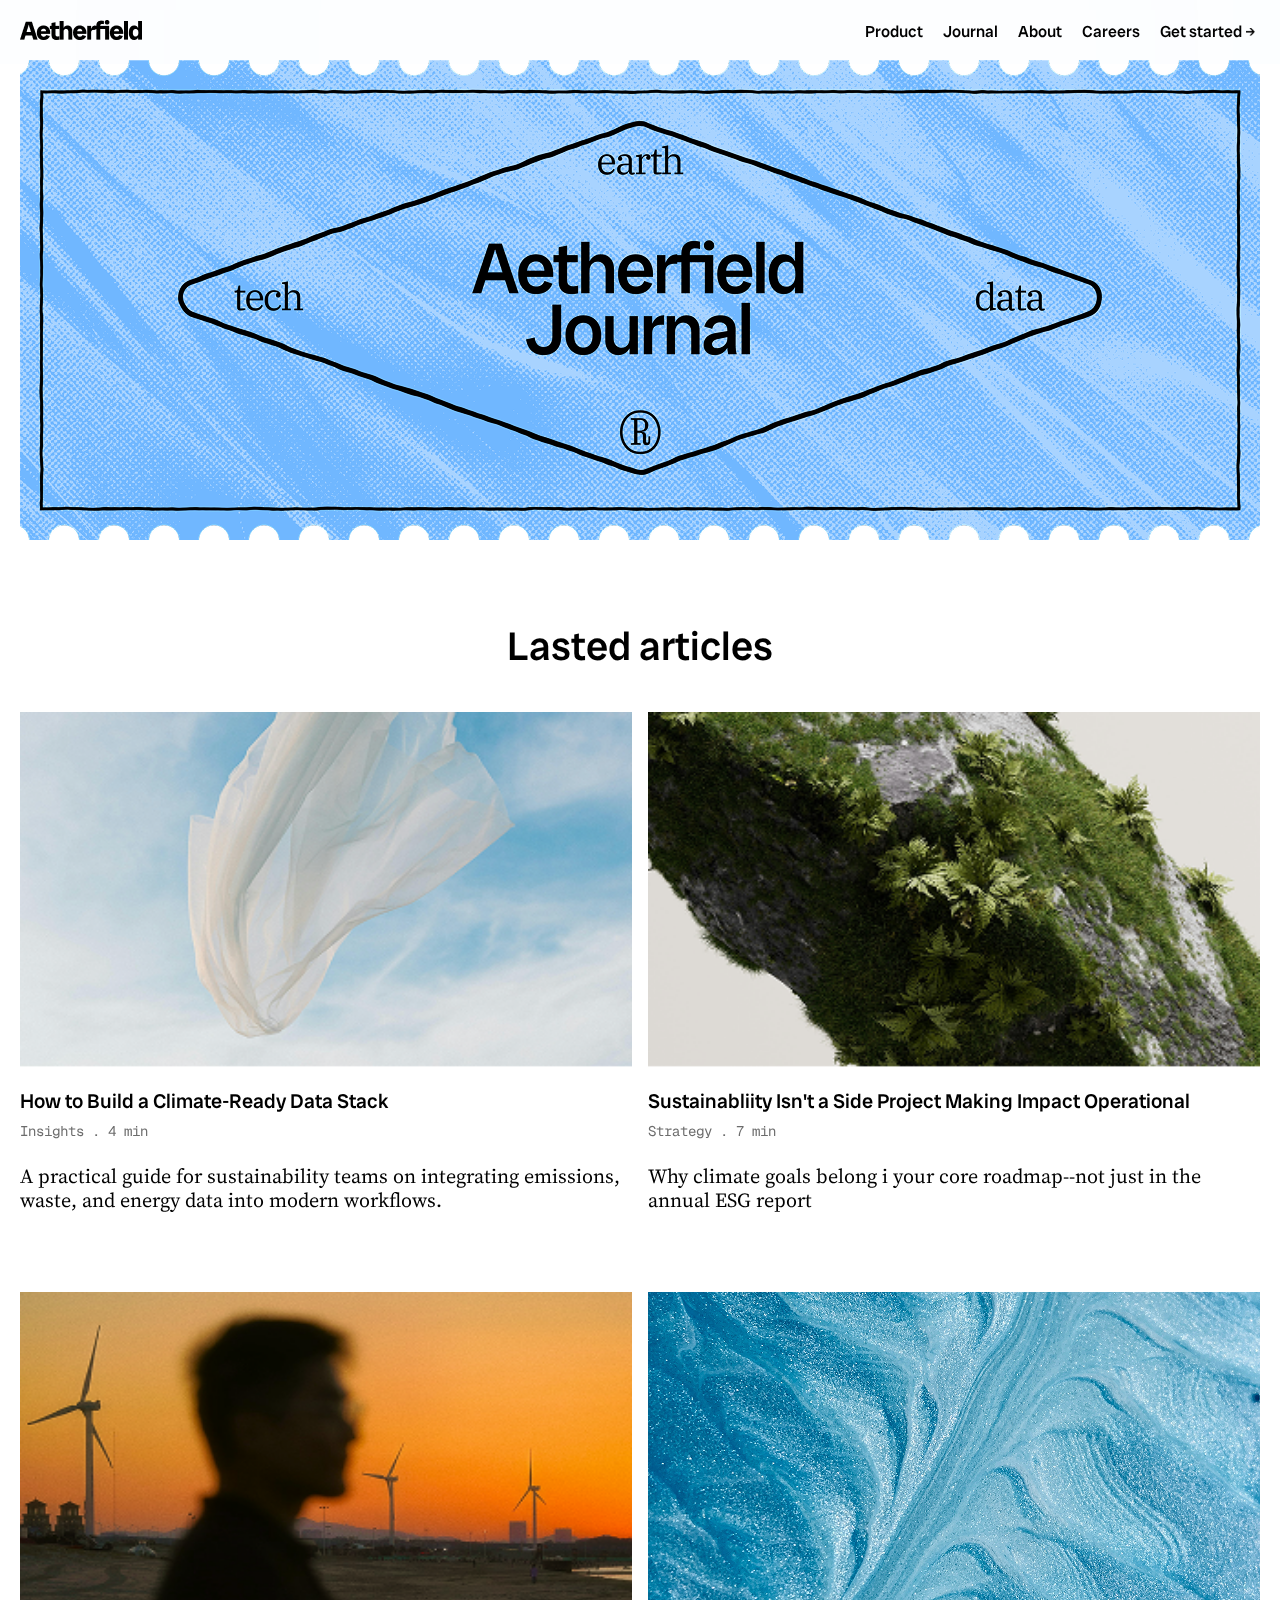
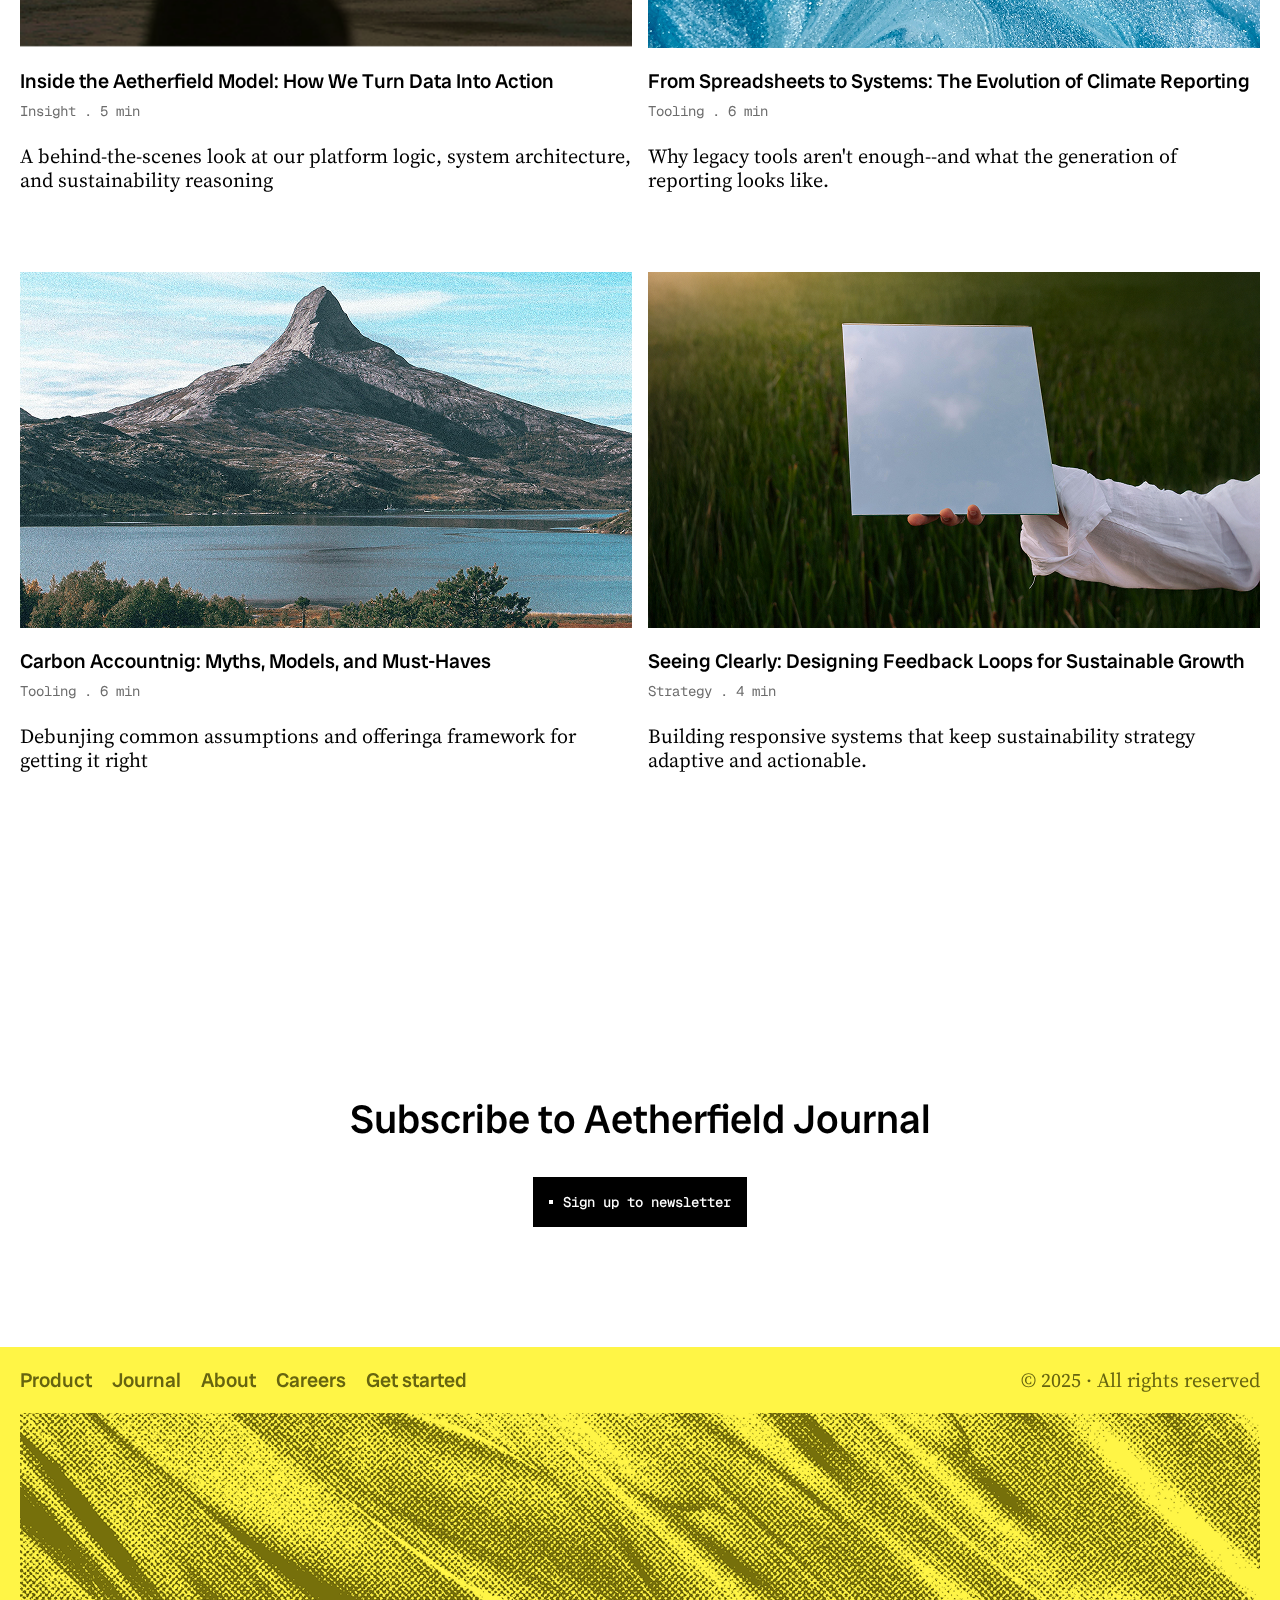
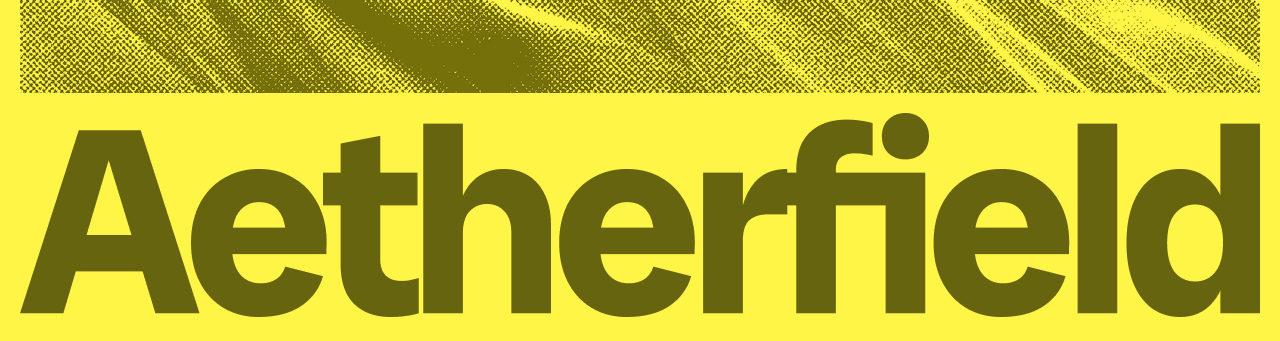
<file: journal/index.html>
<!DOCTYPE html>
<html lang="en">

<head>
    <meta charset="UTF-8">
    <meta name="viewport" content="width=device-width, initial-scale=1.0">
    <title>Document</title>
    <link rel="stylesheet" href="style.css">
    <script src="main.js" defer></script>
</head>

<body>
    
    <nav>
        <div class="navigation">
            <a href="/index.html"><img src="img/Logo.png" alt="logo"></a>
            <div class="nav_item">
                <a href="/index.html" class="nav_link">Product</a>
                <a href="/journal/index.html" class="nav_link">Journal</a>
                <a href="/about/index.html" class="nav_link">About</a>
                <a href="/careers/index.html" class="nav_link">Careers</a>
                <a href="https://figma.com/sites" target="_blank" class="nav_link">
                    <p>Get started</p>
                    <div class="arrow">
                        <img src="img/Arrow.png" alt="arrow image">
                    </div>
                </a>
            </div>
        </div>
        <div class="navigation_mobile">
            <div class="nav_top">
                <img src="img/Logo.png" alt="logo" class="logo">
                <a class="menu_icon">
                    <img src="img/Vector.png" alt="image vector">
                </a>
            </div>
            <div class="dropdown_content">
                <div class="menu_items">
                    <div class="list_item list_item1">
                        <a href="/index.html" class="header_4">Product</a>
                    </div>
                    <div class="list_item list_item2">
                        <a href="/journal/index.html" class="header_4">Journal</a>
                    </div>
                    <div class="list_item list_item3">
                        <a href="/about/index.html" class="header_4">About</a>
                    </div>
                    <div class="list_item list_item4">
                        <a href="/careers/index.html" class="header_4">Careers</a>
                    </div>
                </div>
                <a href="https://www.figma.com/sites/" target="_blank" class="button_primary">
                    <div class="bullet"></div>
                    <p>Get started</p>
                </a>
            </div>
        </div>
    </nav>

    <header class="intro_section">
        <img src="img/Aetherfield_image.png" alt="aetherfield image">
    </header>

    <main>
        <h2 class="header_4">Lasted articles</h2>
        <div class="journal_list">
            <article class="journal_item">
                <img src="img/Image_3.png" alt="image">
                <a href="/article/index.html" class="text">
                    <div class="role_details">
                        <p class="paragraph_1_medium">How to Build a Climate-Ready Data Stack</p>
                        <div class="details">
                            <p class="caption">Insights</p>
                            <p class="caption">.</p>
                            <p class="caption">4 min</p>
                        </div>
                    </div>
                    <p class="paragraph_2">A practical guide for sustainability teams on integrating emissions, waste, and energy data into modern workflows.</p>
                </a>
            </article>
            <article class="journal_item">
                <img src="img/Image_4.png" alt="image">
                <a href="/article/index.html" class="text">
                    <div class="role_details">
                        <p class="paragraph_1_medium">Sustainabliity Isn't a Side Project Making Impact Operational</p>
                        <div class="details">
                            <p class="caption">Strategy</p>
                            <p class="caption">.</p>
                            <p class="caption">7 min</p>
                        </div>
                    </div>
                    <p class="paragraph_2">Why climate goals belong i your core roadmap--not just in the annual ESG report</p>
                </a>
            </article>
            <article class="journal_item">
                <img src="img/Image_5.png" alt="image">
                <a href="/article/index.html" class="text">
                    <div class="role_details">
                        <p class="paragraph_1_medium">Inside the Aetherfield Model: How We Turn Data Into Action</p>
                        <div class="details">
                            <p class="caption">Insight</p>
                            <p class="caption">.</p>
                            <p class="caption">5 min</p>
                        </div>
                    </div>
                    <p class="paragraph_2">A behind-the-scenes look at our platform logic, system architecture, and sustainability reasoning</p>
                </a>
            </article>
            <article class="journal_item">
                <img src="img/Tumbnail_image.png" alt="image">
                <a href="/article/index.html" class="text">
                    <div class="role_details">
                        <p class="paragraph_1_medium">From Spreadsheets to Systems: The Evolution of Climate Reporting</p>
                        <div class="details">
                            <p class="caption">Tooling</p>
                            <p class="caption">.</p>
                            <p class="caption">6 min</p>
                        </div>
                    </div>
                    <p class="paragraph_2">Why legacy tools aren't enough--and what the generation of reporting looks like.</p>
                </a>
            </article>
            <article class="journal_item">
                <img src="img/Montain_image.png" alt="image">
                <a href="/article/index.html" class="text">
                    <div class="role_details">
                        <p class="paragraph_1_medium">Carbon Accountnig: Myths, Models, and Must-Haves</p>
                        <div class="details">
                            <p class="caption">Tooling</p>
                            <p class="caption">.</p>
                            <p class="caption">6 min</p>
                        </div>
                    </div>
                    <p class="paragraph_2">Debunjing common assumptions and offeringa framework for getting it right</p>
                </a>
            </article>
            <article class="journal_item">
                <img src="img/Blue_image.png" alt="image">
                <a href="/article/index.html" class="text">
                    <div class="role_details">
                        <p class="paragraph_1_medium">Seeing Clearly: Designing Feedback Loops for Sustainable Growth</p>
                        <div class="details">
                            <p class="caption">Strategy</p>
                            <p class="caption">.</p>
                            <p class="caption">4 min</p>
                        </div>
                    </div>
                    <p class="paragraph_2">Building responsive systems that keep sustainability strategy adaptive and actionable.</p>
                </a>
            </article>
        </div>
    </main>

    <aside class="call_to_action">
        <h2 class="header_4">Subscribe to Aetherfield Journal</h2>
        <a href="https://figma.com/sites" target="_blank" class="button_primary">
            <div class="bullet"></div>
            <p class="button_text">Sign up to newsletter</p>
        </a>
    </aside>

    <footer>
        <div class="footer_header">
            <div class="footer_links">
                <a href="index.html" class="paragraph_1_medium">Product</a>
                <a href="journal/index.html" class="paragraph_1_medium">Journal</a>
                <a href="about/index.html" class="paragraph_1_medium">About</a>
                <a href="careers/index.html" class="paragraph_1_medium">Careers</a>
                <a href="https://figma.com/sites" target="_blank" class="paragraph_1_medium">Get started</a>
            </div>
            <p class="paragraph_2">© 2025  ·  All rights reserved</p>
        </div>
        <img src="img/Image_7.png" alt="image" class="footer_image">
        <div class="logo_container">
            <img src="img/Logo_footer.png" alt="logo">
        </div>
    </footer>
    
</body>

</html>
</file>
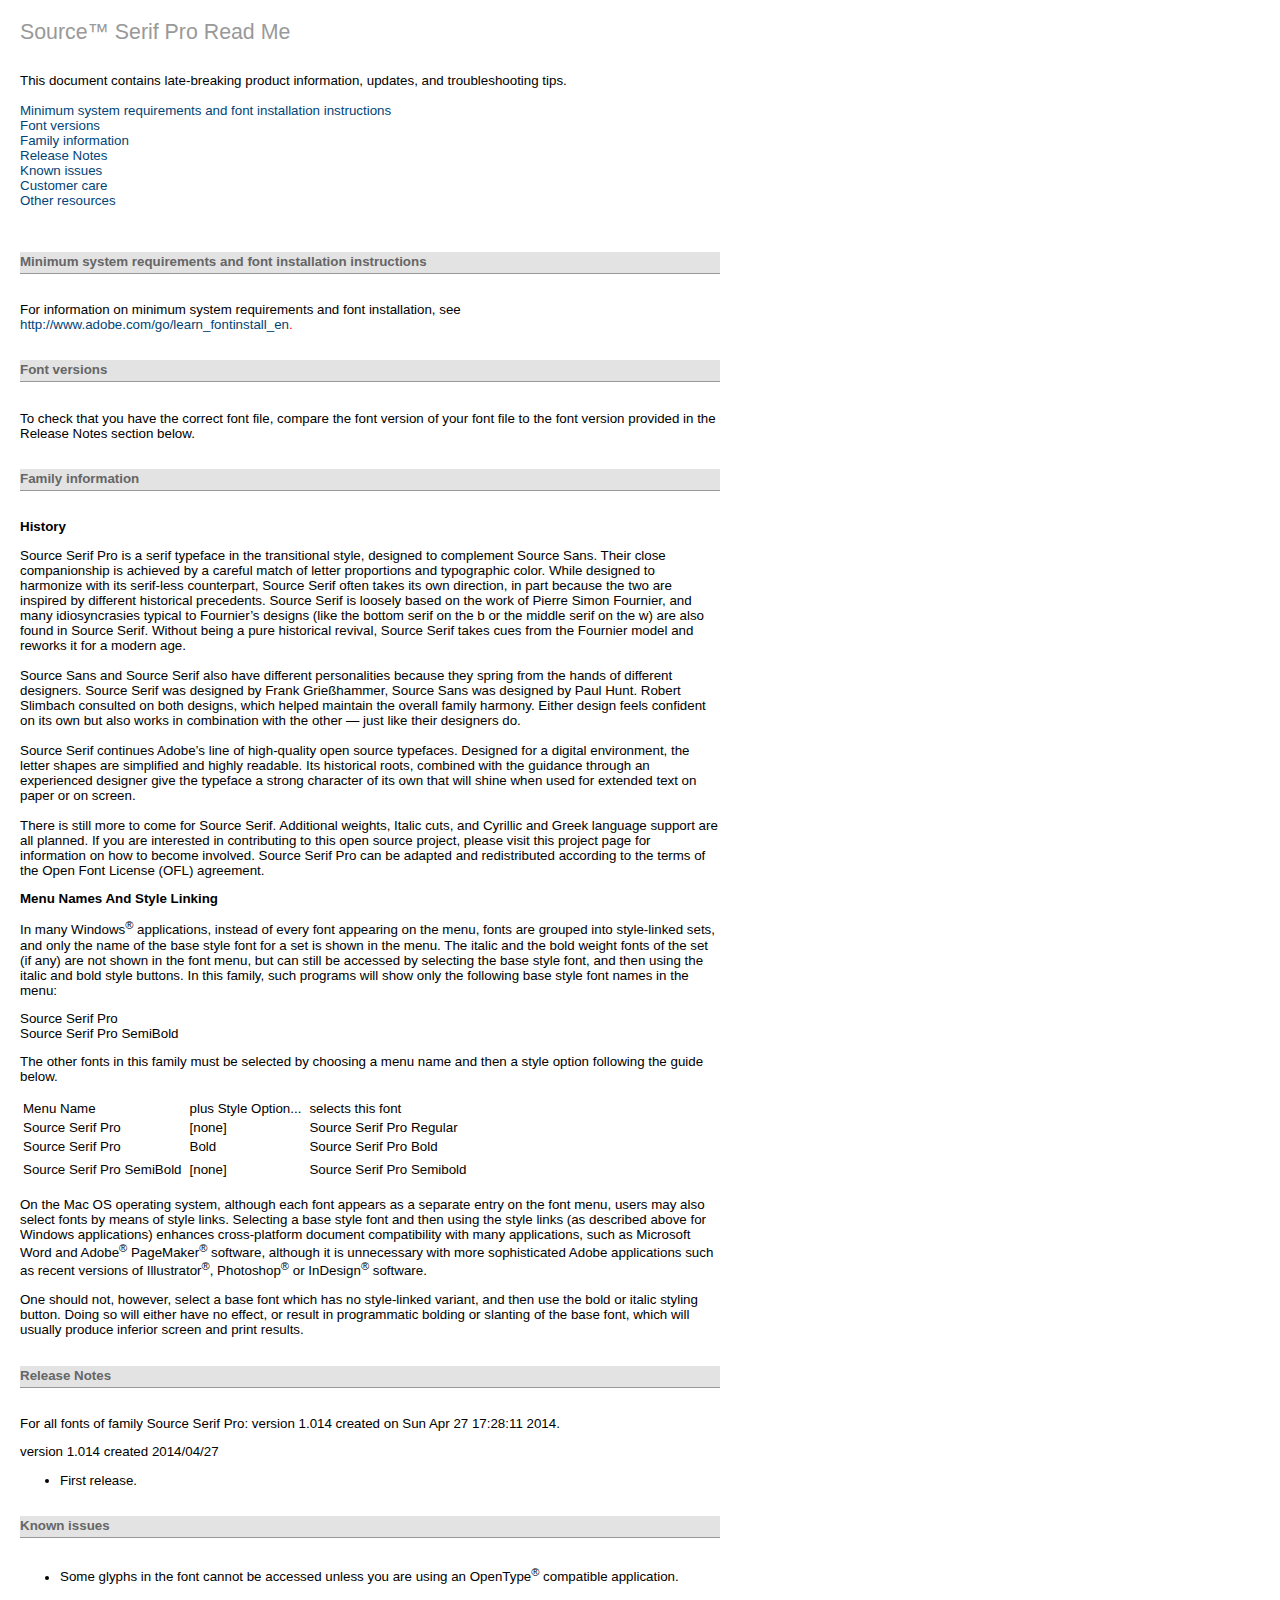
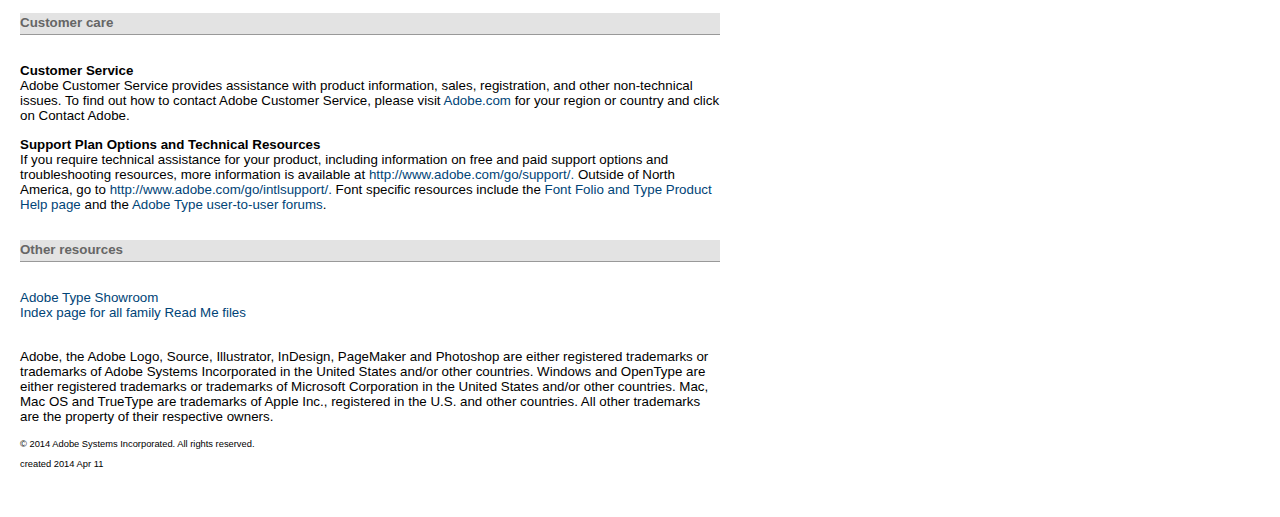
<file: source-serif-pro/SourceSerifProReadMe.html>
<!DOCTYPE html PUBLIC "-//W3C//DTD XHTML 1.0 Transitional//EN"
    "http://www.w3.org/TR/xhtml1/DTD/xhtml1-transitional.dtd">
<!-- Read-me Template Version 1.003 Jan 145 2013 -->
<html>
  <head>
    <meta http-equiv="content-type" content="text/html" />
    <meta name="title" content="Read Me File for Source Serif Pro" />
    <meta name="description" content="Read Me file for Source Serif Pro ..." />
    <title>Source Serif Pro Read Me</title>
    <style type="text/css" media="screen">
    	/*********************** fonts ************************/
    	body {font-family: sans-serif; font-weight: normal; font-size: 10pt; color: #000000; margin: 0px; background-color: white;} 
    	h1 {display:inline; font-family: sans-serif; font-weight: normal; color: #999999;} 
    	h2 {display:inline; font-size: 10pt; font-family: sans-serif; font-weight: bold; color: #666666;}
    	hFooter  {font-family: sans-serif; font-weight: normal; font-size: 7pt; color: #000000; margin: 0px; background-color: white;} 
    	/*********************** links ************************/ 
    	a:link {color:#004477; text-decoration:none; margin: 0px 0px 0px 0px;} 
    	a:visited {color:#6d7f8e; text-decoration:none; margin: 0px 0px 0px 0px;} 
    	a:hover {color:#ff0000; text-decoration:none; margin: 0px 0px 0px 0px;} 
    	/*********************** div tags ************************/ 
    	#page {float:left; width:700px; margin:20px 20px 20px 20px;} 
    	#subTitle {background-color:#e3e3e3; float:left; width:700px; border-bottom:solid #999999 1.0pt; border-bottom-alt:solid #999999 .5pt; padding:2px 0px 4px 0px;} 
    	#title {background-color:#e3e3e3; float:left; width:700px; border-bottom:solid #999999 1.0pt; border-bottom-alt:solid #999999 .5pt; padding:2px 0px 4px 0px;} 
    	#description {float:left; width:700px; padding:15px 0px 15px 0px;} .style6 {color: #666666} .style7 {color: #FF0000}</style>
  </head>
  <body>
    <div id="page">
    <h1>
      <span style="font-size:16pt">Source&#153; Serif Pro Read Me</span>
    </h1>
    <br />
    <div id="description">
      <p>This document contains late-breaking product information, updates, and troubleshooting tips.
      <br />
      <br />
      <a href="#A1">Minimum system requirements and font installation instructions</a>
      <br />
      <a href="#A2A">Font versions</a>
      <br />
      <a href="#A2">Family information</a>
      <br />
      <a href="#A3">Release Notes</a>
      <br />
      <a href="#A8">Known issues</a>
      <br />
      <a href="#A9">Customer care</a>
      <br />
      <a href="#A10">Other resources</a>
      <br />
      <a href="#A12"></a>
      <br /></p>
    </div>
    <div id="title">
      <a name="A1" id="A1"></a>
      <h2>Minimum system requirements and font installation instructions</h2>
    </div>
    <div id="description">
      <p>For information on minimum system requirements and font installation, see <span class="style7">
      <a title="http://www.adobe.com/go/learn_fontinstall_en" href="http://www.adobe.com/go/learn_fontinstall_en">http://www.adobe.com/go/learn_fontinstall_en</a>.</span></p>
     </div>
    <div id="title">
      <a name="A2A" id=A2A></a>
      <h2>Font versions</h2>
    </div>
    <div id="description">
      <p>To check that you have the correct font file, compare the font version of your font file to the font version provided in the Release Notes section below.</p>
     </div>
    <div id="title">
      <h2>
        <a name="A2" id="A2">Family information</a>
      </h2>
    </div>
    <div id="description">
    <p>
      <strong>History</strong>
    </p>Source Serif Pro is a serif typeface in the transitional style, designed to complement Source Sans. Their close companionship is achieved by a careful match of letter proportions and typographic color. While designed to harmonize with its serif-less counterpart, Source Serif often takes its own direction, in part because the two are inspired by different historical precedents. Source Serif is loosely based on the work of Pierre Simon Fournier, and many idiosyncrasies typical to Fournier&rsquo;s designs (like the bottom serif on the b or the middle serif on the w) are also found in Source Serif. Without being a pure historical revival, Source Serif takes cues from the Fournier model and reworks it for a modern age.<br><br>Source Sans and Source Serif also have different personalities because they spring from the hands of different designers. Source Serif was designed by Frank Grie&#223;hammer, Source Sans was designed by Paul Hunt. Robert Slimbach consulted on both designs, which helped maintain the overall family harmony. Either design feels confident on its own but also works in combination with the other &mdash; just like their designers do.<br><br>Source Serif continues Adobe&rsquo;s line of high-quality open source typefaces. Designed for a digital environment, the letter shapes are simplified and highly readable. Its historical roots, combined with the guidance through an experienced designer give the typeface a strong character of its own that will shine when used for extended text on paper or on screen.<br><br>There is still more to come for Source Serif. Additional weights, Italic cuts, and Cyrillic and Greek language support are all planned. If you are interested in contributing to this open source project, please visit this project page for information on how to become involved. Source Serif Pro can be adapted and redistributed according to the terms of the Open Font License (OFL) agreement. 
    <p>
      <strong>Menu Names And Style Linking</strong>
    </p>
<p>In many Windows<sup>&reg;</sup> applications, instead of every font appearing on
the menu, fonts are grouped into style-linked sets, and only the name of
the base style font  for a set is shown in the menu. The italic and the
bold weight fonts of the set (if any) are not shown in the font menu,  but can still be
accessed  by selecting the base style font, and then using the italic
and bold style buttons. In this family, such programs will show only the
following base style font names in the menu:</p>
<p>Source Serif Pro<br>
Source Serif Pro SemiBold<br></p>
<p>The other fonts in this family must be selected by choosing a menu name
and then a style option following the guide below.</p>
<table border="0">
<tr> <td>Menu Name</td> <td> </td> <td>plus Style Option... </td> <td> </td> <td>selects this font</td> </tr>
<tr> <td>Source Serif Pro</td> <td> </td> <td>[none]</td> <td> </td> <td>Source Serif Pro Regular</td> </tr>
<tr> <td>Source Serif Pro</td> <td> </td> <td>Bold</td> <td> </td> <td>Source Serif Pro Bold</td> </tr>
<tr> <td> </td> <td> </td> <td> </td> <td> </td> <td> </td> </tr>
<tr> <td>Source Serif Pro SemiBold</td> <td> </td> <td>[none]</td> <td> </td> <td>Source Serif Pro Semibold</td> </tr>
<tr> <td> </td> <td> </td> <td> </td> <td> </td> <td> </td> </tr>
</table>
<p>On the Mac OS operating system, although each font appears as a separate entry on the
font menu, users may also select fonts by means of style links.
Selecting a base style font and then using the style links (as described
above for Windows applications) enhances cross-platform document compatibility with
many applications, such as Microsoft Word and Adobe<sup>&reg;</sup> PageMaker<sup>&reg;</sup> software,
although it is unnecessary with more sophisticated Adobe applications
such as recent versions of Illustrator<sup>&reg;</sup>, Photoshop<sup>&reg;</sup> or
InDesign<sup>&reg;</sup> software.</p>
<p>One should not, however, select a base font which has no style-linked
variant, and then use the bold or italic styling button. Doing so will
either have no effect, or result in programmatic bolding or slanting of
the base font, which will usually produce inferior screen and print
results.</p>
</div>
    <div id="title">
      <h2>
        <a name="A3" id="A3">Release Notes</a>
      </h2>
    </div>
    <div id="description"><p>For all fonts of family Source Serif Pro: version 1.014 created on Sun Apr 27 17:28:11 2014.</p>
<p>version 1.014 created 2014/04/27</p>
<ul>
<li>	First release.</li>
</ul>
</div>
    <div id="title">
      <h2>
        <a name="A8" id="A8">Known issues</a>
      </h2>
    </div>
    <div id="description"><ul>    <li>Some glyphs in the font cannot be accessed unless you are using an OpenType<sup>&reg;</sup> compatible application.
    </li>
</ul></div>
    <div id="title">
      <h2>
        <a name="A9" id="A9">Customer care</a>
      </h2>
    </div>
    <div id="description">
      <p>
      <strong>Customer Service</strong>
      <br />Adobe Customer Service provides assistance with product information, sales, registration, and other non-technical issues.
      To find out how to contact Adobe Customer Service, please visit <a href="http://www.adobe.com">Adobe.com</a> for your region or country and click on Contact Adobe.</p>
      <p>
      <strong>Support Plan Options and Technical Resources</strong>
      <br />If you require technical assistance for your product, including information on free and paid support options and troubleshooting resources, more information is available at 
      <a title="http://www.adobe.com/go/support/" href="http://www.adobe.com/go/support/">
        <span title="http://www.adobe.com/go/support/">http://www.adobe.com/go/support/.</span>
      </a> Outside of North America, go to 
      <a title="http://www.adobe.com/go/intlsupport/" href="http://www.adobe.com/go/intlsupport/">
        <span title="http://www.adobe.com/go/intlsupport/">http://www.adobe.com/go/intlsupport/.</span>
      </a>Font specific resources include the <a href="http://helpx.adobe.com/font-folio-type.html">Font Folio and Type Product Help page</a> and the <a href="http://forums.adobe.com/community/typography_fonts">Adobe Type user-to-user forums</a>.</p>
    </div>
    <div id="title">
      <h2>
        <a name="A10" id="A10">Other resources</a>
      </h2>
    </div>
    <div id="description">
      <p>
         <a href="http://www.adobe.com/type">Adobe Type Showroom</a>
        <br />
        <a href="http://www.adobe.com/type/family_readmes.html">Index page for all family Read Me files</a>
        <br />
      </p>
      <p align="left">
        <br />
    	Adobe, the Adobe Logo, Source, Illustrator, InDesign, PageMaker and Photoshop are either registered trademarks or trademarks of Adobe Systems Incorporated in the United States and/or other countries. Windows and OpenType are either registered trademarks or trademarks of Microsoft Corporation in the United States and/or other countries.  Mac, Mac OS and TrueType are trademarks of Apple Inc., registered in the U.S. and other countries. All other trademarks are the property of their respective owners. <br />
        <br />
        <hFooter>
    	&copy; 2014 Adobe Systems Incorporated. All rights reserved.<br /><br />created 2014 Apr 11
        <hFooter>
      </p>
    </div>
    </div>
  </body>
</html>
</file>
<file: about/style.css>
@import url('https://fonts.googleapis.com/css2?family=Radio+Canada+Big:ital,wght@0,400..700;1,400..700&display=swap');
@import url('https://fonts.googleapis.com/css2?family=Geist+Mono:wght@100..900&display=swap');
@import url('https://fonts.googleapis.com/css2?family=Source+Serif+Pro:ital,wght@0,400;0,600;0,700;1,400;1,600;1,700&display=swap');

/* ######## Global ######## */
*{
    margin: 0;
    padding: 0;
    box-sizing: border-box;
    text-decoration: none;
}

:root{

    /* #### Color #### */
    --Paragraph_1: #000000;
    --Paragraph_2: #6C6C6C;
    --Divider: #DBE0EC;
    --Background_2: #F6F8FB;
    --Background_1: #FFFFFF;
    --Background_3: linear-gradient(#A8D3FF , #FFF4DF);
    --Link: #2683EB;
    --Backgorund_4: #FFF546;
    --Paragraph_3: #66640F;

    /* #### Line weight #### */
    --Regular: 400;
    --Medium: 500;
}


/* ######## Body ######## */
body{
    color: var(--Paragraph_1);

    a{
        color: var(--Paragraph_1);
    }
    
    /* #### h1 #### */
    .header_1{
        font-family: 'Source Serif Pro';
        font-weight: var(--Regular);
        font-size: 36px;
        letter-spacing: -4%;
    }

    /* #### h2 #### */
    .header_2{
        font-family: "Radio Canada Big", sans-serif;
        font-weight: var(--Regular);
        font-size: 36px;
        letter-spacing: -2%;
    }

    /* #### h3 #### */
    .header_3{
        font-family: "Radio Canada Big", sans-serif;
        font-weight: var(--Medium);
        font-size: 32px;
        letter-spacing: -3%;
    }

    /* #### h4 #### */
    .header_4{
        font-family: "Radio Canada Big", sans-serif;
        font-weight: var(--Medium);
        font-size: 24px;
        letter-spacing: -3%;
    }

    /* #### p1 medium #### */
    .paragraph_1_medium{
        font-family: "Radio Canada Big", sans-serif;
        font-weight: var(--Medium);
        letter-spacing: -2%;
        font-size: 18px;
    }

    /* #### p1 #### */
    .paragraph_1{
        font-family: "Radio Canada Big", sans-serif;
        font-weight: var(--Regular);
        font-size: 18px;
        letter-spacing: -2%;
    }

    /* #### p2 #### */
    .paragraph_2{
        font-family: 'Source Serif Pro';
        font-weight: var(--Regular);
        font-size: 18px;
        letter-spacing: -3%;
        line-height: 120%;
    }

    /* #### Article paragraph #### */
    .article_paragraph{
        font-family: 'Source Serif Pro';
        font-weight: var(--Regular);
        font-size: 18px;
        letter-spacing: -3%;
        line-height: 140%;
    }

    /* #### nav link #### */
    .nav_link{
        font-family: "Radio Canada Big", sans-serif;
        font-weight: var(--Medium);
        font-size: 16px;
        line-height: 120%;
    }

    /* #### button text #### */
    .button_text{
        font-family: 'Geist Mono', serif;
        font-weight: var(--Medium);
        font-size: 14px;
    }

    /* #### caption #### */
    .caption{
        font-family: 'Geist Mono', serif;
        font-weight: var(--Regular);
        font-size: 14px;
        color: var(--Paragraph_2);
    }

    /* #### button primary #### */
    .button_primary{
        font-family: 'Geist Mono', serif;
        padding: 16px;
        background-color: var(--Paragraph_1);
        color: white;
        font-size: 14px;
        font-weight: var(--Medium);
        display: flex;
        justify-content: center;
        align-items: center;
        gap: 10px;
        cursor: pointer;
        .bullet{
            width: 4px;
            height: 4px;
            background-color: var(--Background_1);
            transition: opacity 800ms ease-in-out;
        }
        p{
            transition: opacity 800ms ease-in-out;
        }
    }

    .button_secondary{
        width: 100%;
        display: flex;
        justify-content: center;
        align-items: center;
        gap: 10px;
        background-color: var(--Paragraph_1);
        color: white;
        padding: 12px;
        font-family: 'Geist Mono', serif;
        font-weight: var(--Medium);
        font-size: 14px;
        p{
            transition: opacity 800ms ease-in-out;
        }
    }

    .button_primary:hover, .button_secondary:hover{
        box-shadow: 0 4px 6px -4px #00000012, 0 8px 8px -4px #00000008;
        p{
            opacity: 80%;
        }
        .bullet{
            opacity: 80%;
        }
    }
}


/* ######## Nav ######## */
nav{
    z-index: 3;
    position: fixed;
    width: 100%;
    opacity: 0;
    translate: 0 -60px;
    transition: opacity 600ms cubic-bezier(0, 0, 0, 1), translate 600ms cubic-bezier(0, 0, 0, 1);

    .navigation{
        display: none;
    }
    .navigation_mobile{
        .nav_top{
            display: flex;
            justify-content: space-between;
            padding: 20px;
            height: 60px;
            backdrop-filter: blur(64px);
            background-color: #FFFFFF01;
            .menu_icon{
                width: 24px;
                height: 24px;
                display: flex;
                justify-content: center;
                align-items: center;
                transition: opacity 300ms ease-in-out;
                cursor: pointer;
                img{
                    width: 14px;
                    height: 14px;
                    rotate: -135deg;
                    transition: rotate 300ms cubic-bezier(0, 0, 0, 1);
                }
            }
            .menu_icon:hover{
                opacity: 50%;
            }
            .logo{
                width: 122px;
                cursor: pointer;
            }
            a{
                width: 24px;
                height: 24px;
                display: flex;
                justify-content: center;
                align-items: center;
                img{
                    width: 14px;
                    height: 14px;
                }
            }
        }
        .dropdown_content{
            padding: 0 20px 20px 20px;
            opacity: 0;
            flex-direction: column;
            gap: 24px;
            box-shadow: 0 4px 6px -4px #00000012;
            box-shadow: 0 8px 8px -4px #00000008;
            background-color: var(--Background_1);
            opacity: 0;
            transition: opacity 300ms cubic-bezier(0, 0, 0, 1), transform 300ms cubic-bezier(0, 0, 0, 1);
            transform: translateY(-12px);

            .menu_items{
                .list_item{
                    padding: 24px 0;
                    border-bottom: 1px solid var(--Divider);
                    cursor: pointer;
                    a{
                        transition: opacity 300ms ease-in-out;
                    }
                }
                .list_item:hover{
                    a{
                        opacity: 55%;
                    }
                }
            }
            .button_primary{
                font-size: 20px;
            }
        }
        .dropdown_content.is-open {
            opacity: 1;
            transform: translateY(0);
            pointer-events: auto;
        }
    }
}

nav.view{
    opacity: 1;
    translate: 0; 
}

/* ######## Header ######## */
header{
    .intro_content{
        display: flex;
        flex-direction: column;
        align-items: center;
        gap: 32px;
        img{
            width: 100%;
        }
        .content{
            display: flex;
            flex-direction: column;
            justify-content: center;
            align-items: center;
            gap: 32px;
            padding: 0 20px;
            .paragraph{
                display: flex;
                flex-direction: column;
                gap: 16px;
                p{
                    color: var(--Paragraph_2);
                }
            }
            .button_row{
                width: 100%;
            }
        }
    }
}

header img, header .content{
    opacity: 0;
    translate: 0 80px;
    transition: opacity 600ms cubic-bezier(0, 0, 0, 1), translate 600ms cubic-bezier(0, 0, 0, 1);
}

header img.view, header .content.view{
    opacity: 1;
    translate: 0;
}

/* ######## Value section ######## */
.values_section{
    display: flex;
    flex-direction: column;
    align-items: center;
    gap: 32px;
    padding: 40px 20px;
    .value_modules{
        display: flex;
        flex-direction: column;
        gap: 16px;
        .container{
            background-color: var(--Background_2);
            display: flex;
            flex-direction: column;
            gap: 24px;
            padding: 40px;
            border-radius: 16px;
            .content{
                display: flex;
                flex-direction: column;
                gap: 8px;
            }
        }
    }
}

.values_section .header{
    opacity: 0;
    translate: 0 50px;
    transition: opacity 600ms cubic-bezier(0, 0, 0, 1), translate 600ms cubic-bezier(0, 0, 0, 1);
}

.values_section .header.view{
    opacity: 1;
    translate: 0;
}

.value_modules{
    opacity: 0;
    translate: 0 50px;
    transition: opacity 600ms cubic-bezier(0, 0, 0, 1), translate 600ms cubic-bezier(0, 0, 0, 1);
}

.value_modules.view{
    opacity: 1;
    translate: 0;
}

/* ######## Founders Story Section ######## */
.founders_story_section{
    display: flex;
    flex-direction: column;
    gap: 16px;
    padding: 0 20px 40px 20px;
    position: relative;
    .content{
        display: flex;
        flex-direction: column;
        gap: 16px;
        .eunji_image{
            width: 100%;
        }
        .quote{
            display: flex;
            flex-direction: column;
            gap: 32px;
            .title{
                display: flex;
                flex-direction: column;
                gap: 8px;
            }
            p{
                width: 292px;
            }
        }
    }
    .sticker_container{
        display: none;
        position: absolute;
        width: 298px;
        height: 147px;
        top: 0px;
        left: 0px;
    }
}

.eunji_image{
    opacity: 0;
    translate: 0 80px;
    transition: opacity 600ms cubic-bezier(0, 0, 0, 1), translate 600ms cubic-bezier(0, 0, 0, 1);
}

.eunji_image.view{
    opacity: 1;
    translate: 0;
}

.founders_story_section .quote{
    opacity: 0;
    translate: 0 80px;
    transition: opacity 600ms cubic-bezier(0, 0, 0, 1), translate 600ms cubic-bezier(0, 0, 0, 1);
}

.founders_story_section .quote.view{
    opacity: 1;
    translate: 0;
}

/* ######## Team Section ######## */
.team_section{
    display: flex;
    flex-direction: column;
    gap: 32px;
    padding: 40px 20px;
    .table{
        display: flex;
        flex-direction: column;
        gap: 10px;
        .labels{
            display: none;
            flex-direction: column;
            gap: 17px;
        }
        .employee_directory_list{
            display: flex;
            flex-direction: column;
            .employee_directory_item{
                display: flex;
                flex-direction: column;
                gap: 16px;
                padding: 24px 0;
                border-bottom: 1px solid var(--Divider);
                list-style: none;
                .name{
                    font-family: "Radio Canada Big", sans-serif;
                    font-weight: var(--Medium);
                    font-size: 20px;
                    letter-spacing: -2%;
                }
                .title{
                    font-family: 'Source Serif Pro';
                    font-weight: var(--Regular);
                    font-size: 20px;
                    line-height: 115%;
                    letter-spacing: -4%;
                }
                .email{
                    font-family: 'Source Serif Pro';
                    font-weight: var(--Regular);
                    font-size: 20px;
                    line-height: 115%;
                    letter-spacing: -4%;
                    text-decoration: underline;
                }
            }
            .employee_directory_item:nth-child(1){
                border-top: 1px solid var(--Divider);
            }
        }
    }
}

.team_section h2{
    opacity: 0;
    translate: 0 80px;
    transition: opacity 600ms cubic-bezier(0, 0, 0, 1), translate 600ms cubic-bezier(0, 0, 0, 1);
}

.team_section h2.view{
    opacity: 1;
    translate: 0;
}

.table{
    opacity: 0;
    translate: 0 80px;
    transition: opacity 600ms cubic-bezier(0, 0, 0, 1), translate 600ms cubic-bezier(0, 0, 0, 1);
}

.table.view{
    opacity: 1;
    translate: 0;
}

/* ######## Call To Action ######## */
.call_to_action{
    display: flex;
    align-items: center;
    flex-direction: column;
    gap: 32px;
    padding: 40px 20px;
}


/* ######## Footer ######## */
footer{
    display: flex;
    flex-direction: column;
    align-content: center;
    gap: 16px;
    padding: 40px 20px 20px 20px;
    background-color: var(--Backgorund_4);
    color: var(--Paragraph_3);
    text-align: center;
    .footer_header{
        display: flex;
        flex-direction: column;
        gap: 40px;
        .footer_links{
            display: flex;
            flex-wrap: wrap;
            justify-content: center;
            gap: 16px;
            a{
                color: var(--Paragraph_3);
                transition: opacity 300ms ease-in-out;
            }
            a:hover{
                opacity: 80%;
            }
        }
    }
    .footer_image{
        opacity: 90%;
        mix-blend-mode: multiply;
        height: 120px;
        object-fit: cover;
    }
    .logo_container{
        img{
            height: 55.11px;
        }
    }
}

@media screen and (min-width: 800px){
    /* ######## Nav ######## */
    nav{
        .navigation{
            display: flex;
            justify-content: space-between;
            align-items: center;
            padding: 20px;
            backdrop-filter: blur(64px);
            background-color: #FFFFFF01;
            .nav_item{
                display: flex;
                gap: 20px;
                a{
                    display: flex;
                    justify-content: center;
                    align-items: center;
                    color: var(--Paragraph_1);
                    cursor: pointer;
                    transition: opacity 300ms ease-in-out;
                }
                a:hover{
                    opacity: 65%;
                }
                a:nth-child(5){
                    gap: 4px;
                    .arrow{
                        width: 14px;
                        height: 19px;
                        display: flex;
                        align-items: center;
                        transition: all 700ms ease-in-out;
                        img{
                            width: 9px;
                        }
                    }
                }
                a:nth-child(5):hover{
                    .arrow{
                        transform: translateX(2.77px);
                    }
                }
            }
        }
        .navigation_mobile{
            display: none;
            justify-content: center;
            align-items: center;
        }
    }

    /* ######## Body ######## */
    body{
        
        /* #### h1 #### */
        .header_1{
            font-size: 64px;
        }

        /* #### h2 #### */
        .header_2{
            font-size: 64px;
            letter-spacing: -3%;
        }

        /* #### h3 #### */
        .header_3{
            font-size: 48px;
        }

        /* #### h4 #### */
        .header_4{
            font-size: 32px;
        }

        /* #### p1 medium #### */
        .paragraph_1_medium{
            font-size: 20px;
        }

        /* #### p1 #### */
        .paragraph_1{
            font-size: 20px;
        }

        /* #### p2 #### */
        .paragraph_2{
            font-size: 20px;
            letter-spacing: -4%;
        }

        /* #### Article paragraph #### */
        .article_paragraph{
            font-size: 20px;
            letter-spacing: -4%;
        }

        /* #### button primary #### */
        .button_primary{
            font-family: 'Geist Mono', serif;
            padding: 16px;
            background-color: var(--Paragraph_1);
            color: white;
            font-size: 14px;
            font-weight: var(--Medium);
            display: flex;
            justify-content: center;
            align-items: center;
            gap: 10px;
            .bullet{
                width: 4px;
                height: 4px;
                background-color: var(--Background_1);
            }
        }

        .button_secondary{
            width: 100%;
            display: flex;
            justify-content: center;
            align-items: center;
            gap: 10px;
            background-color: var(--Paragraph_1);
            color: white;
            padding: 12px;
            font-family: 'Geist Mono', serif;
            font-weight: var(--Medium);
            font-size: 14px;
        }
    }

    /* ######## Header ######## */
    header{
        .intro_content{
            gap: 80px;
            .content{
                gap: 56px;
                padding: 0 105px 0 64px;
                .button_row{
                    .button_primary{
                        width: 164px;
                    }
                }
            }
        }
    }

    /* ######## Value section ######## */
    .values_section{
        gap: 40px;
        padding: 80px 20px 120px 20px;
    }

    /* ######## Founders Story Section ######## */
    .founders_story_section{
        position: relative;
        padding: 0 20px 80px 20px;
        .content{
            flex-direction: row;
            .quote{
                width: 100%;
                gap: 56px;
                padding: 0 40px;
            }
        }
        .sticker_container{
            width: 234.74px;
            height: 115.79px;
            display: block;
            position: absolute;
            rotate: -7deg;
            top: -94px;
            left: -71.18px;
        }
    }

    .sticker_container{
        opacity: 0;
        translate: 0 50px;
        scale: .75;
        rotate: 60deg;
        transition: all 600ms cubic-bezier(0, 0, 0, 1);
    }

    .sticker_container.view{
        opacity: 1;
        translate: 0;
        scale: 1;
        rotate: -7deg;
    }

    /* ######## Team Section ######## */
    .team_section{
        gap: 64px;
        padding: 80px 20px;
        .table{
            .labels{
                display: flex;
                flex-direction: row;
                gap: auto;
                .label{
                    width: 100%;
                }
            }
            .employee_directory_list{
                .employee_directory_item{
                    flex-direction: row;
                    gap: auto;
                    padding: 16px 0;
                    .name{
                        width: 100%;
                    }
                    .title{
                        width: 100%;
                    }
                    .email{
                        width: 100%;
                    }
                }
                .employee_directory_item:nth-child(1){
                    border-top: 1px solid var(--Divider);
                }
            }
        }
    }

    /* ######## Call To Action ######## */
    .call_to_action{
        padding: 80px 20px;
    }

    /* ######## Footer ######## */
    footer{
        padding: 20px;
        gap: 20px;
        .footer_header{
            flex-direction: row;
            justify-content: space-between;
            align-items: center;
            gap: auto;
            .footer_links{
                gap: 20px;
            }
        }
        .footer_image{
            height: 280px;
        }
        .logo_container{
            img{
                width: 100%;
                height: auto;
            }
        }
    }
}

@media screen and (min-width: 1280px){
    /* ######## Body ######## */
    body{
        
        /* #### h1 #### */
        .header_1{
            font-size: 80px;
        }

        /* #### h2 #### */
        .header_2{
            font-size: 80px;
            letter-spacing: -5%;
        }

        /* #### h3 #### */
        .header_3{
            font-size: 56px;
        }

        /* #### h4 #### */
        .header_4{
            font-size: 40px;
        }
    }

    /* ######## Header ######## */
    header{
        .intro_content{
            flex-direction: row;
            gap: 16px;
            .content{
                width: 100%;
            }
        }
    }

    /* ######## Value section ######## */
    .values_section{
        gap: 40px;
        padding: 120px 20px 160px 20px;
        .value_modules{
            flex-direction: row;
            .container{
                width: 100%;
            }
        }
    }

    /* ######## Founders Story Section ######## */
    .founders_story_section{
        padding: 0 20px 120px 20px;
        .content{
            flex-direction: row;
            justify-content: center;
            align-items: center;
            .quote{
                width: 100%;
                padding: 0 105px;
                p{
                    width: 402px;
                }
            }
        }
        /* .sticker_container{
        } */
    }

    /* ######## Team Section ######## */
    .team_section{
        padding: 120px 20px;
    }

    /* ######## Call To Action ######## */
    .call_to_action{
        padding: 120px 20px;
    }
}
</file>
<file: article/style.css>
@import url('https://fonts.googleapis.com/css2?family=Radio+Canada+Big:ital,wght@0,400..700;1,400..700&display=swap');
@import url('https://fonts.googleapis.com/css2?family=Geist+Mono:wght@100..900&display=swap');
@import url('https://fonts.googleapis.com/css2?family=Source+Serif+Pro:ital,wght@0,400;0,600;0,700;1,400;1,600;1,700&display=swap');

/* ######## Global ######## */
*{
    margin: 0;
    padding: 0;
    box-sizing: border-box;
    text-decoration: none;
}

:root{

    /* #### Color #### */
    --Paragraph_1: #000000;
    --Paragraph_2: #6C6C6C;
    --Divider: #DBE0EC;
    --Background_2: #F6F8FB;
    --Background_1: #FFFFFF;
    --Background_3: linear-gradient(#A8D3FF , #FFF4DF);
    --Link: #2683EB;
    --Backgorund_4: #FFF546;
    --Paragraph_3: #66640F;

    /* #### Line weight #### */
    --Regular: 400;
    --Medium: 500;
}


/* ######## Body ######## */
body{
    color: var(--Paragraph_1);
    a{
        color: var(--Paragraph_1);
    }
    
    /* #### h1 #### */
    .header_1{
        font-family: 'Source Serif Pro';
        font-weight: var(--Regular);
        font-size: 36px;
        letter-spacing: -4%;
    }

    /* #### h2 #### */
    .header_2{
        font-family: "Radio Canada Big", sans-serif;
        font-weight: var(--Regular);
        font-size: 36px;
        letter-spacing: -2%;
    }

    /* #### h3 #### */
    .header_3{
        font-family: "Radio Canada Big", sans-serif;
        font-weight: var(--Medium);
        font-size: 32px;
        letter-spacing: -3%;
    }

    /* #### h4 #### */
    .header_4{
        font-family: "Radio Canada Big", sans-serif;
        font-weight: var(--Medium);
        font-size: 24px;
        letter-spacing: -3%;
    }

    /* #### p1 medium #### */
    .paragraph_1_medium{
        font-family: "Radio Canada Big", sans-serif;
        font-weight: var(--Medium);
        letter-spacing: -2%;
        font-size: 18px;
    }

    /* #### p1 #### */
    .paragraph_1{
        font-family: "Radio Canada Big", sans-serif;
        font-weight: var(--Regular);
        font-size: 18px;
        letter-spacing: -2%;
    }

    /* #### p2 #### */
    .paragraph_2{
        font-family: 'Source Serif Pro';
        font-weight: var(--Regular);
        font-size: 18px;
        letter-spacing: -3%;
        line-height: 120%;
    }

    /* #### Article paragraph #### */
    .article_paragraph{
        font-family: 'Source Serif Pro';
        font-weight: var(--Regular);
        font-size: 18px;
        letter-spacing: -3%;
        line-height: 140%;
    }

    /* #### nav link #### */
    .nav_link{
        font-family: "Radio Canada Big", sans-serif;
        font-weight: var(--Medium);
        font-size: 16px;
        line-height: 120%;
    }

    /* #### button text #### */
    .button_text{
        font-family: 'Geist Mono', serif;
        font-weight: var(--Medium);
        font-size: 14px;
    }

    /* #### caption #### */
    .caption{
        font-family: 'Geist Mono', serif;
        font-weight: var(--Regular);
        font-size: 14px;
        color: var(--Paragraph_2);
    }

    /* #### button primary #### */
    .button_primary{
        font-family: 'Geist Mono', serif;
        padding: 16px;
        background-color: var(--Paragraph_1);
        color: white;
        font-size: 14px;
        font-weight: var(--Medium);
        display: flex;
        justify-content: center;
        align-items: center;
        gap: 10px;
        cursor: pointer;
        .bullet{
            width: 4px;
            height: 4px;
            background-color: var(--Background_1);
            transition: opacity 800ms ease-in-out;
        }
        p{
            transition: opacity 800ms ease-in-out;
        }
    }

    .button_secondary{
        width: 100%;
        display: flex;
        justify-content: center;
        align-items: center;
        gap: 10px;
        background-color: var(--Paragraph_1);
        color: white;
        padding: 12px;
        font-family: 'Geist Mono', serif;
        font-weight: var(--Medium);
        font-size: 14px;
        p{
            transition: opacity 800ms ease-in-out;
        }
    }

    .button_primary:hover, .button_secondary:hover{
        box-shadow: 0 4px 6px -4px #00000012, 0 8px 8px -4px #00000008;
        p{
            opacity: 80%;
        }
        .bullet{
            opacity: 80%;
        }
    }
}

/* ######## Nav ######## */
nav{
    position: fixed;
    width: 100%;
    z-index: 3;
    .navigation{
        display: none;
    }
    .navigation_mobile{
        transition: all 300ms cubic-bezier(0, 0, 0, 1);
        .nav_top{
            display: flex;
            justify-content: space-between;
            padding: 20px;
            height: 60px;
            backdrop-filter: blur(64px);
            background-color: #FFFFFF01;
            .menu_icon{
                width: 24px;
                height: 24px;
                display: flex;
                justify-content: center;
                align-items: center;
                transition: opacity 300ms ease-in-out;
                img{
                    width: 14px;
                    height: 14px;
                    cursor: pointer;
                    rotate: -135deg;
                    transition: rotate 300ms cubic-bezier(0, 0, 0, 1);
                }
            }
            .menu_icon:hover{
                opacity: 50%;
            }
            .logo{
                width: 122px;
                cursor: pointer;
            }
            a{
                width: 24px;
                height: 24px;
                display: flex;
                justify-content: center;
                align-items: center;
                img{
                    width: 14px;
                    height: 14px;
                }
            }
        }
        .dropdown_content{
            padding: 0 20px 20px 20px;
            display: none;
            flex-direction: column;
            gap: 24px;
            box-shadow: 0 4px 6px -4px #00000012;
            box-shadow: 0 8px 8px -4px #00000008;
            background-color: var(--Background_1);
            .menu_items{
                .list_item{
                    padding: 24px 0;
                    border-bottom: 1px solid var(--Divider);
                    cursor: pointer;
                    a{
                        transition: opacity 300ms ease-in-out;
                    }
                }
                .list_item:hover{
                    a{
                        opacity: 55%;
                    }
                }
            }
            .button_primary{
                font-size: 20px;
            }
        }
    }
}

/* ######## Header ######## */
header{
    display: flex;
    flex-direction: column;
    align-items: center;
    gap: 16px;
    padding: 120px 20px 40px 20px;
    text-align: center;
    .meta_data{
        display: flex;
        justify-content: center;
        align-items: center;
        gap: 8px;
        p{
            color: var(--Paragraph_2);
        }
    }
}

/* ######## Section ######## */
.image{
    padding: 0 20px;
    img{
        width: 100%;
    }
}

/* ######## Main ######## */
main{
    display: flex;
    flex-direction: column;
    gap: 32px;
    padding: 40px 20px 0 20px;
    .meta_data{
        display: flex;
        gap: 16px;
        ul{
            width: 100%;
            list-style: none;
            display: flex;
            flex-direction: column;
            gap: 4px;
            .paragraph_2{
                color: var(--Paragraph_2);
            }
        }
        .content{
            display: flex;
            flex-direction: column;
            gap: 40px;
        }
    }
}

/* ######## Article ######## */
.article_body{
    display: flex;
    flex-direction: column;
    align-items: center;
    gap: 40px;
    padding: 40px 20px;
    .article_container{
        display: flex;
        flex-direction: column;
        gap: 40px;
    }
}

/* ######## Aside ######## */
aside{
    display: flex;
    flex-direction: column;
    gap: 24px;
    padding: 40px 20px;
    .header{
        display: flex;
        flex-direction: column;
        gap: 16px;
    }
    .journal_list{
        display: flex;
        flex-direction: column;
        gap: 32px;
        .journal_item{
            display: flex;
            flex-direction: column;
            gap: 20px;
            .text{
                display: flex;
                flex-direction: column;
                gap: 24px;
                .role_details{
                    display: flex;
                    flex-direction: column;
                    gap: 8px;
                    .details{
                        display: flex;
                        gap: 8px;
                    }
                }
            }
        }
    }
}

/* ######## Footer ######## */
footer{
    display: flex;
    flex-direction: column;
    align-content: center;
    gap: 16px;
    padding: 40px 20px 20px 20px;
    background-color: var(--Backgorund_4);
    color: var(--Paragraph_3);
    text-align: center;
    .footer_header{
        display: flex;
        flex-direction: column;
        gap: 40px;
        .footer_links{
            display: flex;
            flex-wrap: wrap;
            justify-content: center;
            gap: 16px;
            a{
                color: var(--Paragraph_3);
                transition: opacity 300ms ease-in-out;
            }
            a:hover{
                opacity: 80%;
            }
        }
    }
    .footer_image{
        opacity: 90%;
        mix-blend-mode: multiply;
        height: 120px;
        object-fit: cover;
    }
    .logo_container{
        img{
            height: 55.11px;
        }
    }
}

@media screen and (min-width: 800px){
    /* ######## Nav ######## */
    nav{
        .navigation{
            display: flex;
            justify-content: space-between;
            align-items: center;
            padding: 20px;
            backdrop-filter: blur(64px);
            background-color: #FFFFFF01;
            .nav_item{
                display: flex;
                gap: 20px;
                a{
                    display: flex;
                    justify-content: center;
                    align-items: center;
                    color: var(--Paragraph_1);
                    cursor: pointer;
                    transition: opacity 300ms ease-in-out;
                }
                a:hover{
                    opacity: 65%;
                }
                a:nth-child(5){
                    gap: 4px;
                    .arrow{
                        width: 14px;
                        height: 19px;
                        display: flex;
                        align-items: center;
                        transition: all 700ms ease-in-out;
                        img{
                            width: 9px;
                        }
                    }
                }
                a:nth-child(5):hover{
                    .arrow{
                        transform: translateX(2.77px);
                    }
                }
            }
        }
        .navigation_mobile{
            display: none;
            justify-content: center;
            align-items: center;
        }
    }

    /* ######## Body ######## */
    body{
        
        /* #### h1 #### */
        .header_1{
            font-size: 64px;
        }

        /* #### h2 #### */
        .header_2{
            font-size: 64px;
            letter-spacing: -3%;
        }

        /* #### h3 #### */
        .header_3{
            font-size: 48px;
        }

        /* #### h4 #### */
        .header_4{
            font-size: 32px;
        }

        /* #### p1 medium #### */
        .paragraph_1_medium{
            font-size: 20px;
        }

        /* #### p1 #### */
        .paragraph_1{
            font-size: 20px;
        }

        /* #### p2 #### */
        .paragraph_2{
            font-size: 20px;
            letter-spacing: -4%;
        }

        /* #### Article paragraph #### */
        .article_paragraph{
            font-size: 20px;
            letter-spacing: -4%;
        }

        /* #### button primary #### */
        .button_primary{
            font-family: 'Geist Mono', serif;
            padding: 16px;
            background-color: var(--Paragraph_1);
            color: white;
            font-size: 14px;
            font-weight: var(--Medium);
            display: flex;
            justify-content: center;
            align-items: center;
            gap: 10px;
            .bullet{
                width: 4px;
                height: 4px;
                background-color: var(--Background_1);
            }
        }

        .button_secondary{
            width: 100%;
            display: flex;
            justify-content: center;
            align-items: center;
            gap: 10px;
            background-color: var(--Paragraph_1);
            color: white;
            padding: 12px;
            font-family: 'Geist Mono', serif;
            font-weight: var(--Medium);
            font-size: 14px;
        }
    }

    /* ######## Header ######## */
    header{
        padding: 140px 20px 40px 20px;
    }

    /* ######## Main ######## */
    main{
        display: flex;
        flex-direction: column;
        gap: 40px;
        padding: 80px 80px 0 80px;
        .meta_data{
            gap: 40px;
            .content{
                gap: 48px;
            }
        }
    }

    /* ######## Article ######## */
    .article_body{
        padding: 48px 80px 80px 80px;
    }

    /* ######## Aside ######## */
    aside{
        gap: 20px;
        padding: 80px 20px;
        .header{
            display: flex;
            flex-direction: row;
            justify-content: space-between; 
            align-items: center;
            a{
                text-decoration: underline;
                align-self: flex-end;
                justify-self: end;
            }
        }
        .journal_list{
            gap: 40px;
        }
    }

    /* ######## Footer ######## */
    footer{
        padding: 20px;
        gap: 20px;
        .footer_header{
            flex-direction: row;
            justify-content: space-between;
            align-items: center;
            gap: auto;
            .footer_links{
                gap: 20px;
            }
        }
        .footer_image{
            height: 280px;
        }
        .logo_container{
            img{
                width: 100%;
                height: auto;
            }
        }
    }
}

@media screen and (min-width: 1280px){
    /* ######## Body ######## */
    body{
        
        /* #### h1 #### */
        .header_1{
            font-size: 80px;
        }

        /* #### h2 #### */
        .header_2{
            font-size: 80px;
            letter-spacing: -5%;
        }

        /* #### h3 #### */
        .header_3{
            font-size: 56px;
        }

        /* #### h4 #### */
        .header_4{
            font-size: 40px;
        }
    }

    /* ######## Header ######## */
    header{
        padding: 140.40px 20px 80.40px 20px;
    }

    /* ######## Main ######## */
    main{
        flex-direction: row;
        gap: 32px;
        padding: 80px 100px;
        .meta_data{
            width: 200px;
            display: flex;
            gap: 40px;
            .content{
                gap: 48px;
            }
        }
    }

    /* ######## Article ######## */
    .article_body{
        flex-direction: row;
        justify-content: end;
        padding: 48px 100px 80px 100px;
        margin-left: 64px;
        .article_container{
            gap: 48px;
            width: 740px;
        }
    }

    /* ######## Aside ######## */
    aside{
        display: flex;
        flex-direction: column;
        gap: 20px;
        padding: 40px 20px;
        .journal_list{
            width: 100%;
            display: flex;
            flex-direction: row;
            gap: 16px;
            .journal_item{
                width: 100%;
                img{
                    width: 100%;
                    height: 234.23px;
                }
            }
        }
    }
}

nav{
    opacity: 0;
    translate: 0 -60px;
    transition: opacity 600ms cubic-bezier(0, 0, 0, 1), translate 600ms cubic-bezier(0, 0, 0, 1);
}

header, .image, .introduction_text, .article_container{
    opacity: 0;
    translate: 0 80px;
    transition: opacity 600ms cubic-bezier(0, 0, 0, 1), translate 600ms cubic-bezier(0, 0, 0, 1);
}

nav.view, header.view, .image.view, .introduction_text.view, .article_container.view{
    opacity: 1;
    translate: 0;
}
</file>
<file: careers/style.css>
@import url('https://fonts.googleapis.com/css2?family=Radio+Canada+Big:ital,wght@0,400..700;1,400..700&display=swap');
@import url('https://fonts.googleapis.com/css2?family=Geist+Mono:wght@100..900&display=swap');
@import url('https://fonts.googleapis.com/css2?family=Source+Serif+Pro:ital,wght@0,400;0,600;0,700;1,400;1,600;1,700&display=swap');

/* ######## Global ######## */
*{
    margin: 0;
    padding: 0;
    box-sizing: border-box;
    text-decoration: none;
}

:root{

    /* #### Color #### */
    --Paragraph_1: #000000;
    --Paragraph_2: #6C6C6C;
    --Divider: #DBE0EC;
    --Background_2: #F6F8FB;
    --Background_1: #FFFFFF;
    --Background_3: linear-gradient(#A8D3FF , #FFF4DF);
    --Link: #2683EB;
    --Backgorund_4: #FFF546;
    --Paragraph_3: #66640F;

    /* #### Line weight #### */
    --Regular: 400;
    --Medium: 500;
}


/* ######## Body ######## */
body{
    color: var(--Paragraph_1);
    
    a{
        color: var(--Paragraph_1);
    }
    
    /* #### h1 #### */
    .header_1{
        font-family: 'Source Serif Pro';
        font-weight: var(--Regular);
        font-size: 36px;
        letter-spacing: -4%;
    }

    /* #### h2 #### */
    .header_2{
        font-family: "Radio Canada Big", sans-serif;
        font-weight: var(--Regular);
        font-size: 36px;
        letter-spacing: -2%;
    }

    /* #### h3 #### */
    .header_3{
        font-family: "Radio Canada Big", sans-serif;
        font-weight: var(--Medium);
        font-size: 32px;
        letter-spacing: -3%;
    }

    /* #### h4 #### */
    .header_4{
        font-family: "Radio Canada Big", sans-serif;
        font-weight: var(--Medium);
        font-size: 24px;
        letter-spacing: -3%;
    }

    /* #### p1 medium #### */
    .paragraph_1_medium{
        font-family: "Radio Canada Big", sans-serif;
        font-weight: var(--Medium);
        letter-spacing: -2%;
        font-size: 18px;
    }

    /* #### p1 #### */
    .paragraph_1{
        font-family: "Radio Canada Big", sans-serif;
        font-weight: var(--Regular);
        font-size: 18px;
        letter-spacing: -2%;
    }

    /* #### p2 #### */
    .paragraph_2{
        font-family: 'Source Serif Pro';
        font-weight: var(--Regular);
        font-size: 18px;
        letter-spacing: -3%;
        line-height: 120%;
    }

    /* #### Article paragraph #### */
    .article_paragraph{
        font-family: 'Source Serif Pro';
        font-weight: var(--Regular);
        font-size: 18px;
        letter-spacing: -3%;
        line-height: 140%;
    }

    /* #### nav link #### */
    .nav_link{
        font-family: "Radio Canada Big", sans-serif;
        font-weight: var(--Medium);
        font-size: 16px;
        line-height: 120%;
    }

    /* #### button text #### */
    .button_text{
        font-family: 'Geist Mono', serif;
        font-weight: var(--Medium);
        font-size: 14px;
    }

    /* #### caption #### */
    .caption{
        font-family: 'Geist Mono', serif;
        font-weight: var(--Regular);
        font-size: 14px;
        color: var(--Paragraph_2);
    }

    /* #### button primary #### */
    .button_primary{
        font-family: 'Geist Mono', serif;
        padding: 16px;
        background-color: var(--Paragraph_1);
        color: white;
        font-size: 14px;
        font-weight: var(--Medium);
        display: flex;
        justify-content: center;
        align-items: center;
        gap: 10px;
        cursor: pointer;
        .bullet{
            width: 4px;
            height: 4px;
            background-color: var(--Background_1);
            transition: opacity 800ms ease-in-out;
        }
        p{
            transition: opacity 800ms ease-in-out;
        }
    }

    .button_secondary{
        width: 100%;
        display: flex;
        justify-content: center;
        align-items: center;
        gap: 10px;
        background-color: var(--Paragraph_1);
        color: white;
        padding: 12px;
        font-family: 'Geist Mono', serif;
        font-weight: var(--Medium);
        font-size: 14px;
        p{
            transition: opacity 800ms ease-in-out;
        }
    }

    .button_primary:hover, .button_secondary:hover{
        box-shadow: 0 4px 6px -4px #00000012, 0 8px 8px -4px #00000008;
        p{
            opacity: 80%;
        }
        .bullet{
            opacity: 80%;
        }
    }
}


/* ######## Nav ######## */
nav{
    position: fixed;
    width: 100%;
    opacity: 0;
    translate: 0 -60px;
    transition: opacity 600ms cubic-bezier(0, 0, 0, 1), translate 600ms cubic-bezier(0, 0, 0, 1);

    .navigation{
        display: none;
    }
    .navigation_mobile{
        transition: all 300ms cubic-bezier(0, 0, 0, 1);
        .nav_top{
            display: flex;
            justify-content: space-between;
            padding: 20px;
            height: 60px;
            backdrop-filter: blur(64px);
            background-color: #FFFFFF01;
            .menu_icon{
                width: 24px;
                height: 24px;
                display: flex;
                justify-content: center;
                align-items: center;
                transition: opacity 300ms ease-in-out;
                img{
                    width: 14px;
                    height: 14px;
                    cursor: pointer;
                }
            }
            .menu_icon:hover{
                opacity: 50%;
            }
            .logo{
                width: 122px;
                cursor: pointer;
            }
            a{
                width: 24px;
                height: 24px;
                display: flex;
                justify-content: center;
                align-items: center;
                img{
                    width: 14px;
                    height: 14px;
                }
            }
        }
        .dropdown_content{
            padding: 0 20px 20px 20px;
            display: none;
            flex-direction: column;
            gap: 24px;
            box-shadow: 0 4px 6px -4px #00000012;
            box-shadow: 0 8px 8px -4px #00000008;
            background-color: var(--Background_1);
            .menu_items{
                .list_item{
                    padding: 24px 0;
                    border-bottom: 1px solid var(--Divider);
                    cursor: pointer;
                    a{
                        transition: opacity 300ms ease-in-out;
                    }
                }
                .list_item:hover{
                    a{
                        opacity: 55%;
                    }
                }
            }
            .button_primary{
                font-size: 20px;
            }
        }
    }
}

nav.view{
    opacity: 1;
    translate: 0; 
}

/* ######## Main ######## */
main{
    background: var(--Background_3);
    display: flex;
    align-items: center;
    flex-direction: column;
    gap: 32px;
    padding: 120px 20px;
    .header_text{
        display: flex;
        flex-direction: column;
        gap: -8px;
    }
    .job_listing{
        display: flex;
        flex-direction: column;
        gap: 16px;
        .button_secondary{
            width: 100px;
            height: 38px;
        }
        .careers_list{
            display: flex;
            flex-direction: column;
            gap: 16px;
            .careers_item{
                background-color: var(--Background_1);
                display: flex;
                flex-direction: column;
                gap: 24px;
                padding: 24px;
                border-radius: 16px;
                .text{
                    display: flex;
                    flex-direction: column;
                    gap: 16px;
                    .role_details{
                        display: flex;
                        flex-direction: column;
                        gap: 8px;
                        .meta_data{
                            display: flex;
                            gap: 8px;
                        }
                    }
                }
            }
        }
        .open_role_application{
            display: flex;
            flex-direction: column;
            gap: 24px;
            padding: 24px;
            border-radius: 16px;
            border: 2px dashed var(--Paragraph_1);
            .text{
                display: flex;
                flex-direction: column;
                gap: 24px;
                .role_details{
                    display: flex;
                    flex-direction: column;
                    gap: 8px;
                }
            }
        }
    }
}

.header_text, .job_listing{
    opacity: 0;
    translate: 0 80px;
    transition: opacity 600ms cubic-bezier(0, 0, 0, 1), translate 600ms cubic-bezier(0, 0, 0, 1);
}

.header_text.view, .job_listing.view{
    opacity: 1;
    translate: 0;
}

/* ######## Footer ######## */
footer{
    display: flex;
    flex-direction: column;
    align-content: center;
    gap: 16px;
    padding: 40px 20px 20px 20px;
    background-color: var(--Backgorund_4);
    color: var(--Paragraph_3);
    text-align: center;
    .footer_header{
        display: flex;
        flex-direction: column;
        gap: 40px;
        .footer_links{
            display: flex;
            flex-wrap: wrap;
            justify-content: center;
            gap: 16px;
            a{
                color: var(--Paragraph_3);
                transition: opacity 300ms ease-in-out;
            }
            a:hover{
                opacity: 80%;
            }
        }
    }
    .footer_image{
        opacity: 90%;
        mix-blend-mode: multiply;
        height: 120px;
        object-fit: cover;
    }
    .logo_container{
        img{
            height: 55.11px;
        }
    }
}

@media screen and (min-width: 800px){
    /* ######## Nav ######## */
    nav{
        .navigation{
            display: flex;
            justify-content: space-between;
            align-items: center;
            padding: 20px;
            backdrop-filter: blur(64px);
            background-color: #FFFFFF01;
            .nav_item{
                display: flex;
                gap: 20px;
                a{
                    display: flex;
                    justify-content: center;
                    align-items: center;
                    color: var(--Paragraph_1);
                    cursor: pointer;
                    transition: opacity 300ms ease-in-out;
                }
                a:hover{
                    opacity: 65%;
                }
                a:nth-child(5){
                    gap: 4px;
                    .arrow{
                        width: 14px;
                        height: 19px;
                        display: flex;
                        align-items: center;
                        transition: all 700ms ease-in-out;
                        img{
                            width: 9px;
                        }
                    }
                }
                a:nth-child(5):hover{
                    .arrow{
                        transform: translateX(2.77px);
                    }
                }
            }
        }
        .navigation_mobile{
            display: none;
            justify-content: center;
            align-items: center;
        }
    }

    /* ######## Body ######## */
    body{
        
        /* #### h1 #### */
        .header_1{
            font-size: 64px;
        }

        /* #### h2 #### */
        .header_2{
            font-size: 64px;
            letter-spacing: -3%;
        }

        /* #### h3 #### */
        .header_3{
            font-size: 48px;
        }

        /* #### h4 #### */
        .header_4{
            font-size: 32px;
        }

        /* #### p1 medium #### */
        .paragraph_1_medium{
            font-size: 20px;
        }

        /* #### p1 #### */
        .paragraph_1{
            font-size: 20px;
        }

        /* #### p2 #### */
        .paragraph_2{
            font-size: 20px;
            letter-spacing: -4%;
        }

        /* #### Article paragraph #### */
        .article_paragraph{
            font-size: 20px;
            letter-spacing: -4%;
        }

        /* #### button primary #### */
        .button_primary{
            font-family: 'Geist Mono', serif;
            padding: 16px;
            background-color: var(--Paragraph_1);
            color: white;
            font-size: 14px;
            font-weight: var(--Medium);
            display: flex;
            justify-content: center;
            align-items: center;
            gap: 10px;
            .bullet{
                width: 4px;
                height: 4px;
                background-color: var(--Background_1);
            }
        }

        .button_secondary{
            width: 100%;
            display: flex;
            justify-content: center;
            align-items: center;
            gap: 10px;
            background-color: var(--Paragraph_1);
            color: white;
            padding: 12px;
            font-family: 'Geist Mono', serif;
            font-weight: var(--Medium);
            font-size: 14px;
        }
    }

    /* ######## Main ######## */
    main{
        gap: 40px;
        padding: 140px 20px 120px 20px;
        .job_listing{
            .careers_list{
                .careers_item{
                    justify-content: space-between;
                    flex-direction: row;
                    padding: 40px;
                    gap: auto;
                    .text{
                        width: 556px;
                    }
                }
            }
            .open_role_application{
                flex-direction: row;
                justify-content: space-between;
                gap: auto;
                padding: 40px;
            }
        }
    }

    /* ######## Footer ######## */
    footer{
        padding: 20px;
        gap: 20px;
        .footer_header{
            flex-direction: row;
            justify-content: space-between;
            align-items: center;
            gap: auto;
            .footer_links{
                gap: 20px;
            }
        }
        .footer_image{
            height: 280px;
        }
        .logo_container{
            img{
                width: 100%;
                height: auto;
            }
        }
    }
}

@media screen and (min-width: 1280px){
    /* ######## Body ######## */
    body{
        
        /* #### h1 #### */
        .header_1{
            font-size: 80px;
        }

        /* #### h2 #### */
        .header_2{
            font-size: 80px;
            letter-spacing: -5%;
        }

        /* #### h3 #### */
        .header_3{
            font-size: 56px;
        }

        /* #### h4 #### */
        .header_4{
            font-size: 40px;
        }
    }

    /* ######## Main ######## */
    main{
        .job_listing{
            .careers_list{
                .careers_item{
                    .text{
                        width: 616px;
                    }
                }
            }
            .open_role_application{
                flex-direction: row;
                justify-content: space-between;
                gap: auto;
                padding: 40px;
            }
        }
    }
}
</file>
<file: job_listing/style.css>
@import url('https://fonts.googleapis.com/css2?family=Radio+Canada+Big:ital,wght@0,400..700;1,400..700&display=swap');
@import url('https://fonts.googleapis.com/css2?family=Geist+Mono:wght@100..900&display=swap');
@import url('https://fonts.googleapis.com/css2?family=Source+Serif+Pro:ital,wght@0,400;0,600;0,700;1,400;1,600;1,700&display=swap');

/* ######## Global ######## */
*{
    margin: 0;
    padding: 0;
    box-sizing: border-box;
    text-decoration: none;
}

:root{

    /* #### Color #### */
    --Paragraph_1: #000000;
    --Paragraph_2: #6C6C6C;
    --Divider: #DBE0EC;
    --Background_2: #F6F8FB;
    --Background_1: #FFFFFF;
    --Background_3: linear-gradient(#A8D3FF , #FFF4DF);
    --Link: #2683EB;
    --Backgorund_4: #FFF546;
    --Paragraph_3: #66640F;

    /* #### Line weight #### */
    --Regular: 400;
    --Medium: 500;
}


/* ######## Body ######## */
body{
    color: var(--Paragraph_1);
    
    /* #### h1 #### */
    .header_1{
        font-family: 'Source Serif Pro';
        font-weight: var(--Regular);
        font-size: 36px;
        letter-spacing: -4%;
    }

    /* #### h2 #### */
    .header_2{
        font-family: "Radio Canada Big", sans-serif;
        font-weight: var(--Regular);
        font-size: 36px;
        letter-spacing: -2%;
    }

    /* #### h3 #### */
    .header_3{
        font-family: "Radio Canada Big", sans-serif;
        font-weight: var(--Medium);
        font-size: 32px;
        letter-spacing: -3%;
    }

    /* #### h4 #### */
    .header_4{
        font-family: "Radio Canada Big", sans-serif;
        font-weight: var(--Medium);
        font-size: 24px;
        letter-spacing: -3%;
    }

    /* #### p1 medium #### */
    .paragraph_1_medium{
        font-family: "Radio Canada Big", sans-serif;
        font-weight: var(--Medium);
        letter-spacing: -2%;
        font-size: 18px;
    }

    /* #### p1 #### */
    .paragraph_1{
        font-family: "Radio Canada Big", sans-serif;
        font-weight: var(--Regular);
        font-size: 18px;
        letter-spacing: -2%;
    }

    /* #### p2 #### */
    .paragraph_2{
        font-family: 'Source Serif Pro';
        font-weight: var(--Regular);
        font-size: 18px;
        letter-spacing: -3%;
        line-height: 120%;
    }

    /* #### Article paragraph #### */
    .article_paragraph{
        font-family: 'Source Serif Pro';
        font-weight: var(--Regular);
        font-size: 18px;
        letter-spacing: -3%;
        line-height: 140%;
    }

    /* #### nav link #### */
    .nav_link{
        font-family: "Radio Canada Big", sans-serif;
        font-weight: var(--Medium);
        font-size: 16px;
        line-height: 120%;
    }

    /* #### button text #### */
    .button_text{
        font-family: 'Geist Mono', serif;
        font-weight: var(--Medium);
        font-size: 14px;
    }

    /* #### caption #### */
    .caption{
        font-family: 'Geist Mono', serif;
        font-weight: var(--Regular);
        font-size: 14px;
        color: var(--Paragraph_2);
    }

    /* #### button primary #### */
    .button_primary{
        font-family: 'Geist Mono', serif;
        padding: 16px;
        background-color: var(--Paragraph_1);
        color: white;
        font-size: 14px;
        font-weight: var(--Medium);
        display: flex;
        justify-content: center;
        align-items: center;
        gap: 10px;
        cursor: pointer;
        .bullet{
            width: 4px;
            height: 4px;
            background-color: var(--Background_1);
            transition: opacity 800ms ease-in-out;
        }
        p{
            transition: opacity 800ms ease-in-out;
        }
    }

    .button_secondary{
        width: 100%;
        display: flex;
        justify-content: center;
        align-items: center;
        gap: 10px;
        background-color: var(--Paragraph_1);
        color: white;
        padding: 12px;
        font-family: 'Geist Mono', serif;
        font-weight: var(--Medium);
        font-size: 14px;
        p{
            transition: opacity 800ms ease-in-out;
        }
    }

    .button_primary:hover, .button_secondary:hover{
        box-shadow: 0 4px 6px -4px #00000012, 0 8px 8px -4px #00000008;
        p{
            opacity: 80%;
        }
        .bullet{
            opacity: 80%;
        }
    }
}


/* ######## Nav ######## */
nav{
    position: fixed;
    width: 100%;
    .navigation{
        display: none;
    }
    .navigation_mobile{
        transition: all 300ms cubic-bezier(0, 0, 0, 1);
        .nav_top{
            display: flex;
            justify-content: space-between;
            padding: 20px;
            height: 60px;
            backdrop-filter: blur(64px);
            background-color: #FFFFFF01;
            .menu_icon{
                width: 24px;
                height: 24px;
                display: flex;
                justify-content: center;
                align-items: center;
                transition: opacity 300ms ease-in-out;
                img{
                    width: 14px;
                    height: 14px;
                    cursor: pointer;
                }
            }
            .menu_icon:hover{
                opacity: 50%;
            }
            .logo{
                width: 122px;
                cursor: pointer;
            }
            a{
                width: 24px;
                height: 24px;
                display: flex;
                justify-content: center;
                align-items: center;
                img{
                    width: 14px;
                    height: 14px;
                }
            }
        }
        .dropdown_content{
            padding: 0 20px 20px 20px;
            display: none;
            flex-direction: column;
            gap: 24px;
            box-shadow: 0 4px 6px -4px #00000012;
            box-shadow: 0 8px 8px -4px #00000008;
            background-color: var(--Background_1);
            .menu_items{
                .list_item{
                    padding: 24px 0;
                    border-bottom: 1px solid var(--Divider);
                    cursor: pointer;
                    a{
                        transition: opacity 300ms ease-in-out;
                    }
                }
                .list_item:hover{
                    a{
                        opacity: 55%;
                    }
                }
            }
            .button_primary{
                font-size: 20px;
            }
        }
    }
}

/* ######## Footer ######## */
footer{
    display: flex;
    flex-direction: column;
    align-content: center;
    gap: 16px;
    padding: 40px 20px 20px 20px;
    background-color: var(--Backgorund_4);
    color: var(--Paragraph_3);
    text-align: center;
    .footer_header{
        display: flex;
        flex-direction: column;
        gap: 40px;
        .footer_links{
            display: flex;
            flex-wrap: wrap;
            justify-content: center;
            gap: 16px;
            a{
                color: var(--Paragraph_3);
                transition: opacity 300ms ease-in-out;
            }
            a:hover{
                opacity: 80%;
            }
        }
    }
    .footer_image{
        opacity: 90%;
        mix-blend-mode: multiply;
        height: 120px;
        object-fit: cover;
    }
    .logo_container{
        img{
            height: 55.11px;
        }
    }
}

@media screen and (min-width: 800px){
    /* ######## Nav ######## */
    nav{
        .navigation{
            display: flex;
            justify-content: space-between;
            align-items: center;
            padding: 20px;
            backdrop-filter: blur(64px);
            background-color: #FFFFFF01;
            .nav_item{
                display: flex;
                gap: 20px;
                a{
                    display: flex;
                    justify-content: center;
                    align-items: center;
                    color: var(--Paragraph_1);
                    cursor: pointer;
                    transition: opacity 300ms ease-in-out;
                }
                a:hover{
                    opacity: 65%;
                }
                a:nth-child(5){
                    gap: 4px;
                    .arrow{
                        width: 14px;
                        height: 19px;
                        display: flex;
                        align-items: center;
                        transition: all 700ms ease-in-out;
                        img{
                            width: 9px;
                        }
                    }
                }
                a:nth-child(5):hover{
                    .arrow{
                        transform: translateX(2.77px);
                    }
                }
            }
        }
        .navigation_mobile{
            display: none;
            justify-content: center;
            align-items: center;
        }
    }

    /* ######## Body ######## */
    body{
        
        /* #### h1 #### */
        .header_1{
            font-size: 64px;
        }

        /* #### h2 #### */
        .header_2{
            font-size: 64px;
            letter-spacing: -3%;
        }

        /* #### h3 #### */
        .header_3{
            font-size: 48px;
        }

        /* #### h4 #### */
        .header_4{
            font-size: 32px;
        }

        /* #### p1 medium #### */
        .paragraph_1_medium{
            font-size: 20px;
        }

        /* #### p1 #### */
        .paragraph_1{
            font-size: 20px;
        }

        /* #### p2 #### */
        .paragraph_2{
            font-size: 20px;
            letter-spacing: -4%;
        }

        /* #### Article paragraph #### */
        .article_paragraph{
            font-size: 20px;
            letter-spacing: -4%;
        }

        /* #### button primary #### */
        .button_primary{
            font-family: 'Geist Mono', serif;
            padding: 16px;
            background-color: var(--Paragraph_1);
            color: white;
            font-size: 14px;
            font-weight: var(--Medium);
            display: flex;
            justify-content: center;
            align-items: center;
            gap: 10px;
            .bullet{
                width: 4px;
                height: 4px;
                background-color: var(--Background_1);
            }
        }

        .button_secondary{
            width: 100%;
            display: flex;
            justify-content: center;
            align-items: center;
            gap: 10px;
            background-color: var(--Paragraph_1);
            color: white;
            padding: 12px;
            font-family: 'Geist Mono', serif;
            font-weight: var(--Medium);
            font-size: 14px;
        }
    }

    /* ######## Footer ######## */
    footer{
        padding: 20px;
        gap: 20px;
        .footer_header{
            flex-direction: row;
            justify-content: space-between;
            align-items: center;
            gap: auto;
            .footer_links{
                gap: 20px;
            }
        }
        .footer_image{
            height: 280px;
        }
        .logo_container{
            img{
                width: 100%;
                height: auto;
            }
        }
    }
}

@media screen and (min-width: 1280px){
    /* ######## Body ######## */
    body{
        
        /* #### h1 #### */
        .header_1{
            font-size: 80px;
        }

        /* #### h2 #### */
        .header_2{
            font-size: 80px;
            letter-spacing: -5%;
        }

        /* #### h3 #### */
        .header_3{
            font-size: 56px;
        }

        /* #### h4 #### */
        .header_4{
            font-size: 40px;
        }
    }

}
</file>
<file: journal/style.css>
@import url('https://fonts.googleapis.com/css2?family=Radio+Canada+Big:ital,wght@0,400..700;1,400..700&display=swap');
@import url('https://fonts.googleapis.com/css2?family=Geist+Mono:wght@100..900&display=swap');
@import url('https://fonts.googleapis.com/css2?family=Source+Serif+Pro:ital,wght@0,400;0,600;0,700;1,400;1,600;1,700&display=swap');

/* ######## Global ######## */
*{
    margin: 0;
    padding: 0;
    box-sizing: border-box;
    text-decoration: none;
}

:root{

    /* #### Color #### */
    --Paragraph_1: #000000;
    --Paragraph_2: #6C6C6C;
    --Divider: #DBE0EC;
    --Background_2: #F6F8FB;
    --Background_1: #FFFFFF;
    --Background_3: linear-gradient(#A8D3FF , #FFF4DF);
    --Link: #2683EB;
    --Backgorund_4: #FFF546;
    --Paragraph_3: #66640F;

    /* #### Line weight #### */
    --Regular: 400;
    --Medium: 500;
}


/* ######## Body ######## */
body{
    color: var(--Paragraph_1);
    a{
        color: var(--Paragraph_1);
    }
    
    /* #### h1 #### */
    .header_1{
        font-family: 'Source Serif Pro';
        font-weight: var(--Regular);
        font-size: 36px;
        letter-spacing: -4%;
    }

    /* #### h2 #### */
    .header_2{
        font-family: "Radio Canada Big", sans-serif;
        font-weight: var(--Regular);
        font-size: 36px;
        letter-spacing: -2%;
    }

    /* #### h3 #### */
    .header_3{
        font-family: "Radio Canada Big", sans-serif;
        font-weight: var(--Medium);
        font-size: 32px;
        letter-spacing: -3%;
    }

    /* #### h4 #### */
    .header_4{
        font-family: "Radio Canada Big", sans-serif;
        font-weight: var(--Medium);
        font-size: 24px;
        letter-spacing: -3%;
    }

    /* #### p1 medium #### */
    .paragraph_1_medium{
        font-family: "Radio Canada Big", sans-serif;
        font-weight: var(--Medium);
        letter-spacing: -2%;
        font-size: 18px;
    }

    /* #### p1 #### */
    .paragraph_1{
        font-family: "Radio Canada Big", sans-serif;
        font-weight: var(--Regular);
        font-size: 18px;
        letter-spacing: -2%;
    }

    /* #### p2 #### */
    .paragraph_2{
        font-family: 'Source Serif Pro';
        font-weight: var(--Regular);
        font-size: 18px;
        letter-spacing: -3%;
        line-height: 120%;
    }

    /* #### Article paragraph #### */
    .article_paragraph{
        font-family: 'Source Serif Pro';
        font-weight: var(--Regular);
        font-size: 18px;
        letter-spacing: -3%;
        line-height: 140%;
    }

    /* #### nav link #### */
    .nav_link{
        font-family: "Radio Canada Big", sans-serif;
        font-weight: var(--Medium);
        font-size: 16px;
        line-height: 120%;
    }

    /* #### button text #### */
    .button_text{
        font-family: 'Geist Mono', serif;
        font-weight: var(--Medium);
        font-size: 14px;
    }

    /* #### caption #### */
    .caption{
        font-family: 'Geist Mono', serif;
        font-weight: var(--Regular);
        font-size: 14px;
        color: var(--Paragraph_2);
    }

    /* #### button primary #### */
    .button_primary{
        font-family: 'Geist Mono', serif;
        padding: 16px;
        background-color: var(--Paragraph_1);
        color: white;
        font-size: 14px;
        font-weight: var(--Medium);
        display: flex;
        justify-content: center;
        align-items: center;
        gap: 10px;
        cursor: pointer;
        .bullet{
            width: 4px;
            height: 4px;
            background-color: var(--Background_1);
            transition: opacity 800ms ease-in-out;
        }
        p{
            transition: opacity 800ms ease-in-out;
        }
    }

    .button_secondary{
        width: 100%;
        display: flex;
        justify-content: center;
        align-items: center;
        gap: 10px;
        background-color: var(--Paragraph_1);
        color: white;
        padding: 12px;
        font-family: 'Geist Mono', serif;
        font-weight: var(--Medium);
        font-size: 14px;
        p{
            transition: opacity 800ms ease-in-out;
        }
    }

    .button_primary:hover, .button_secondary:hover{
        box-shadow: 0 4px 6px -4px #00000012, 0 8px 8px -4px #00000008;
        p{
            opacity: 80%;
        }
        .bullet{
            opacity: 80%;
        }
    }
}


/* ######## Nav ######## */
nav{
    position: fixed;
    width: 100%;
    .navigation{
        display: none;
    }
    .navigation_mobile{
        transition: all 300ms cubic-bezier(0, 0, 0, 1);
        .nav_top{
            display: flex;
            justify-content: space-between;
            padding: 20px;
            height: 60px;
            backdrop-filter: blur(64px);
            background-color: #FFFFFF01;
            .menu_icon{
                width: 24px;
                height: 24px;
                display: flex;
                justify-content: center;
                align-items: center;
                transition: opacity 300ms ease-in-out;
                img{
                    width: 14px;
                    height: 14px;
                    cursor: pointer;
                }
            }
            .menu_icon:hover{
                opacity: 50%;
            }
            .logo{
                width: 122px;
                cursor: pointer;
            }
            a{
                width: 24px;
                height: 24px;
                display: flex;
                justify-content: center;
                align-items: center;
                img{
                    width: 14px;
                    height: 14px;
                }
            }
        }
        .dropdown_content{
            padding: 0 20px 20px 20px;
            display: none;
            flex-direction: column;
            gap: 24px;
            box-shadow: 0 4px 6px -4px #00000012;
            box-shadow: 0 8px 8px -4px #00000008;
            background-color: var(--Background_1);
            .menu_items{
                .list_item{
                    padding: 24px 0;
                    border-bottom: 1px solid var(--Divider);
                    cursor: pointer;
                    a{
                        transition: opacity 300ms ease-in-out;
                    }
                }
                .list_item:hover{
                    a{
                        opacity: 55%;
                    }
                }
            }
            .button_primary{
                font-size: 20px;
            }
        }
    }
}

/* ######## Header ######## */
header{
    padding: 0 20px;
    display: flex;
    align-items: center;
    padding-top: 60px;
    img{
        width: 100%;
    }
}

/* ######## Main ######## */
main{
    display: flex;
    flex-direction: column;
    align-items: center;
    gap: 40px;
    padding: 24px 20px 16px 20px;
    img{
        width: 100%;
    }
    .journal_list{
        display: flex;
        flex-direction: column;
        align-items: center;
        gap: 80px;
        padding-bottom: 40px;
        .journal_item{
            width: 100%;
            display: flex;
            flex-direction: column;
            gap: 20px;
            .text{
                display: flex;
                flex-direction: column;
                gap: 24px;
                .role_details{
                    display: flex;
                    flex-direction: column;
                    gap: 8px;
                    .details{
                        display: flex;
                        gap: 8px;
                    }
                }
            }
        }
    }
}

/* ######## Aside ######## */
aside{
    display: flex;
    flex-direction: column;
    align-items: center;
    gap: 32px;
    padding: 40px 20px;
}

/* ######## Footer ######## */
footer{
    display: flex;
    flex-direction: column;
    align-content: center;
    gap: 16px;
    padding: 40px 20px 20px 20px;
    background-color: var(--Backgorund_4);
    color: var(--Paragraph_3);
    text-align: center;
    .footer_header{
        display: flex;
        flex-direction: column;
        gap: 40px;
        .footer_links{
            display: flex;
            flex-wrap: wrap;
            justify-content: center;
            gap: 16px;
            a{
                color: var(--Paragraph_3);
                transition: opacity 300ms ease-in-out;
            }
            a:hover{
                opacity: 80%;
            }
        }
    }
    .footer_image{
        opacity: 90%;
        mix-blend-mode: multiply;
        height: 120px;
        object-fit: cover;
    }
    .logo_container{
        img{
            height: 55.11px;
        }
    }
}

@media screen and (min-width: 800px){
    /* ######## Nav ######## */
    nav{
        .navigation{
            display: flex;
            justify-content: space-between;
            align-items: center;
            padding: 20px;
            backdrop-filter: blur(64px);
            background-color: #FFFFFF01;
            .nav_item{
                display: flex;
                gap: 20px;
                a{
                    display: flex;
                    justify-content: center;
                    align-items: center;
                    color: var(--Paragraph_1);
                    cursor: pointer;
                    transition: opacity 300ms ease-in-out;
                }
                a:hover{
                    opacity: 65%;
                }
                a:nth-child(5){
                    gap: 4px;
                    .arrow{
                        width: 14px;
                        height: 19px;
                        display: flex;
                        align-items: center;
                        transition: all 700ms ease-in-out;
                        img{
                            width: 9px;
                        }
                    }
                }
                a:nth-child(5):hover{
                    .arrow{
                        transform: translateX(2.77px);
                    }
                }
            }
        }
        .navigation_mobile{
            display: none;
            justify-content: center;
            align-items: center;
        }
    }

    /* ######## Body ######## */
    body{
        
        /* #### h1 #### */
        .header_1{
            font-size: 64px;
        }

        /* #### h2 #### */
        .header_2{
            font-size: 64px;
            letter-spacing: -3%;
        }

        /* #### h3 #### */
        .header_3{
            font-size: 48px;
        }

        /* #### h4 #### */
        .header_4{
            font-size: 32px;
        }

        /* #### p1 medium #### */
        .paragraph_1_medium{
            font-size: 20px;
        }

        /* #### p1 #### */
        .paragraph_1{
            font-size: 20px;
        }

        /* #### p2 #### */
        .paragraph_2{
            font-size: 20px;
            letter-spacing: -4%;
        }

        /* #### Article paragraph #### */
        .article_paragraph{
            font-size: 20px;
            letter-spacing: -4%;
        }

        /* #### button primary #### */
        .button_primary{
            font-family: 'Geist Mono', serif;
            padding: 16px;
            background-color: var(--Paragraph_1);
            color: white;
            font-size: 14px;
            font-weight: var(--Medium);
            display: flex;
            justify-content: center;
            align-items: center;
            gap: 10px;
            .bullet{
                width: 4px;
                height: 4px;
                background-color: var(--Background_1);
            }
        }

        .button_secondary{
            width: 100%;
            display: flex;
            justify-content: center;
            align-items: center;
            gap: 10px;
            background-color: var(--Paragraph_1);
            color: white;
            padding: 12px;
            font-family: 'Geist Mono', serif;
            font-weight: var(--Medium);
            font-size: 14px;
        }
    }

    /* ######## Main ######## */
    main{
        padding: 40px 20px 24px 20px;
        .journal_list{
            gap: 80px 40px;
            padding-bottom: 80px;
        }
    }

    /* ######## Aside ######## */
    aside{
        padding: 80px 20px;
    }

    /* ######## Footer ######## */
    footer{
        padding: 20px;
        gap: 20px;
        .footer_header{
            flex-direction: row;
            justify-content: space-between;
            align-items: center;
            gap: auto;
            .footer_links{
                gap: 20px;
            }
        }
        .footer_image{
            height: 280px;
        }
        .logo_container{
            img{
                width: 100%;
                height: auto;
            }
        }
    }
}

@media screen and (min-width: 1280px){
    /* ######## Body ######## */
    body{
        
        /* #### h1 #### */
        .header_1{
            font-size: 80px;
        }

        /* #### h2 #### */
        .header_2{
            font-size: 80px;
            letter-spacing: -5%;
        }

        /* #### h3 #### */
        .header_3{
            font-size: 56px;
        }

        /* #### h4 #### */
        .header_4{
            font-size: 40px;
        }
    }

    /* ######## Main ######## */
    main{
        padding: 80.40px 20px;
        .journal_list{
            gap: 80px 16px;
            padding-bottom: 120px;
            flex-direction: row;
            flex-wrap: wrap;
            justify-content: center;
            align-items: center;
            .journal_item{
                width: 612px;
                img{
                    height: 356px;
                }
            }
        }
    }

    /* ######## Aside ######## */
    aside{
        padding: 120px 20px;
    } 

}
</file>
